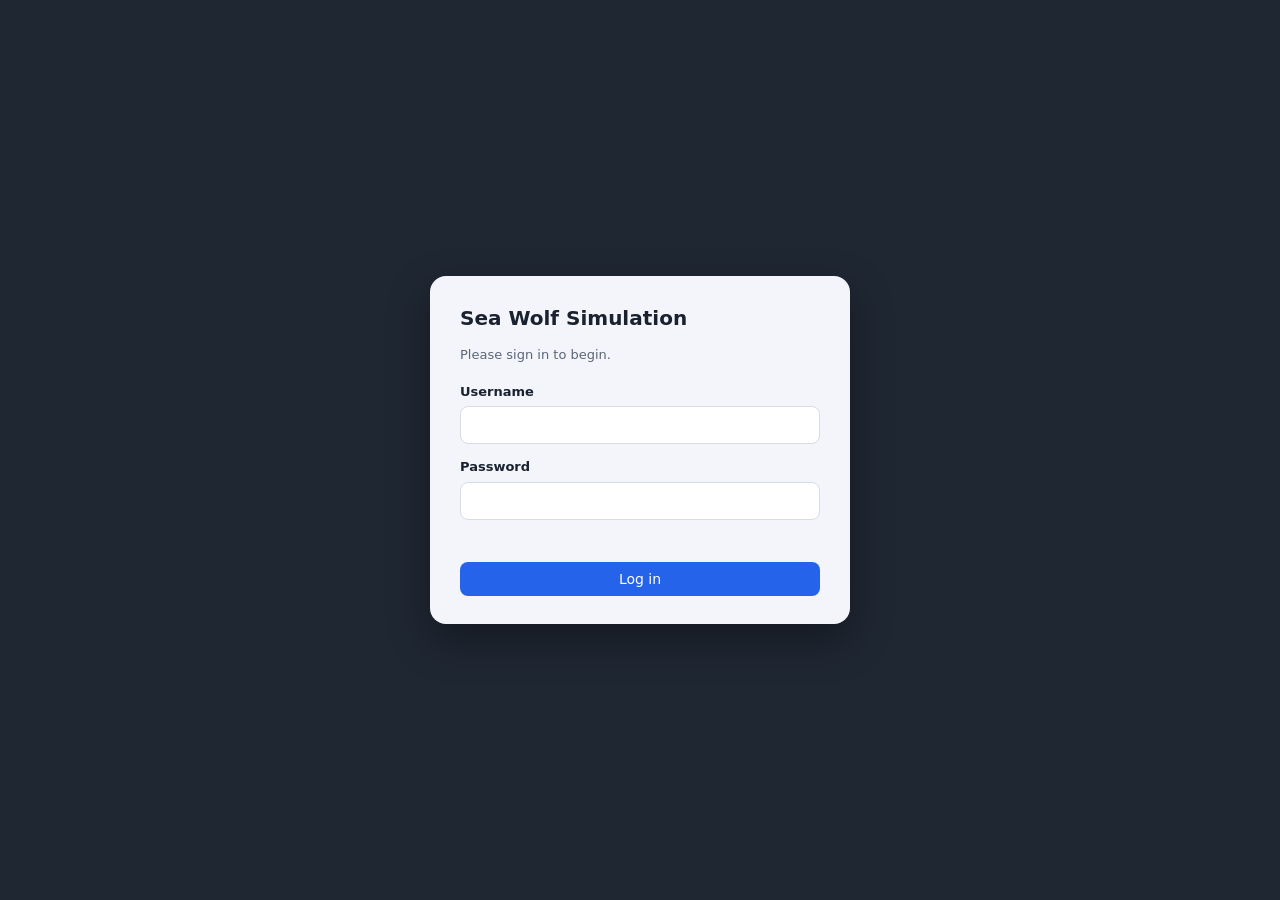
<file: index.html>
<!DOCTYPE html>
<html lang="en">
<head>
<meta charset="utf-8">
<meta name="viewport" content="width=device-width, initial-scale=1">
<title>Sea Wolf — Practice Simulation</title>

<!--
  index.html — the ONLY page in the simulation.

  Everything the candidate sees is drawn into <div id="app"> by js/app.js.
  There are no other pages, no page changes and no web address changes: the
  whole 30 minutes happens here. That is deliberate. The old version was
  thirteen separate pages that passed answers between themselves through the
  browser's storage, and that is what caused answers to be duplicated when
  somebody refreshed or pressed Back.

  The four files loaded below are the whole program:

    config.js       the login settings — the only file you normally edit
    js/marking.js   the rules of the game and all the marking
    js/app.js       the screens, the clock and the state
    css/app.css     how it all looks

  Nothing is loaded from anywhere else on the internet. Nothing is saved in
  the browser. If you close the tab, the run is gone — same as the real test.
-->

<link rel="stylesheet" href="css/app.css">
</head>
<body>

<div id="app"></div>

<!-- Shown only when the window is too small to play in. -->
<div id="too-small" class="too-small" hidden>
  <div>
    Please enlarge your browser window (minimum 1000 &times; 562) to use the simulation.
  </div>
</div>

<script src="config.js"></script>
<script src="js/marking.js"></script>
<script src="js/app.js"></script>
</body>
</html>
</file>
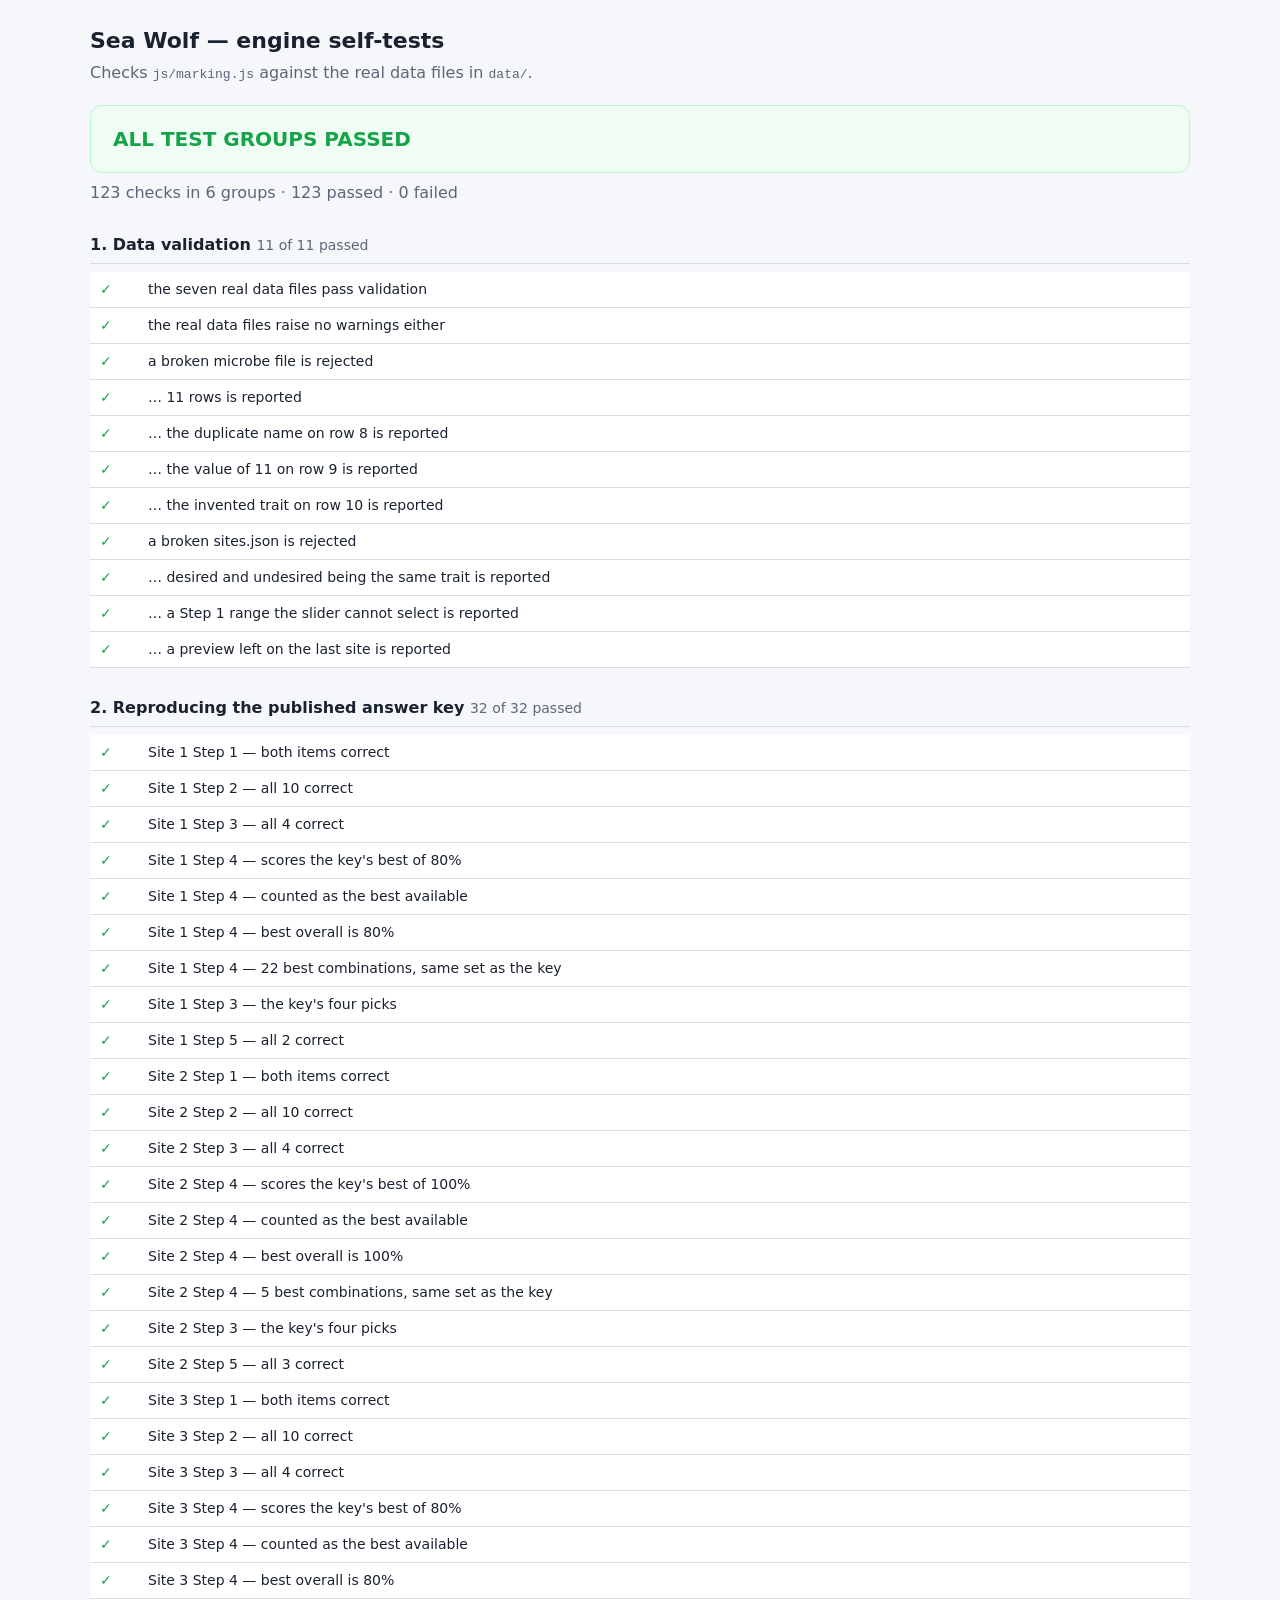
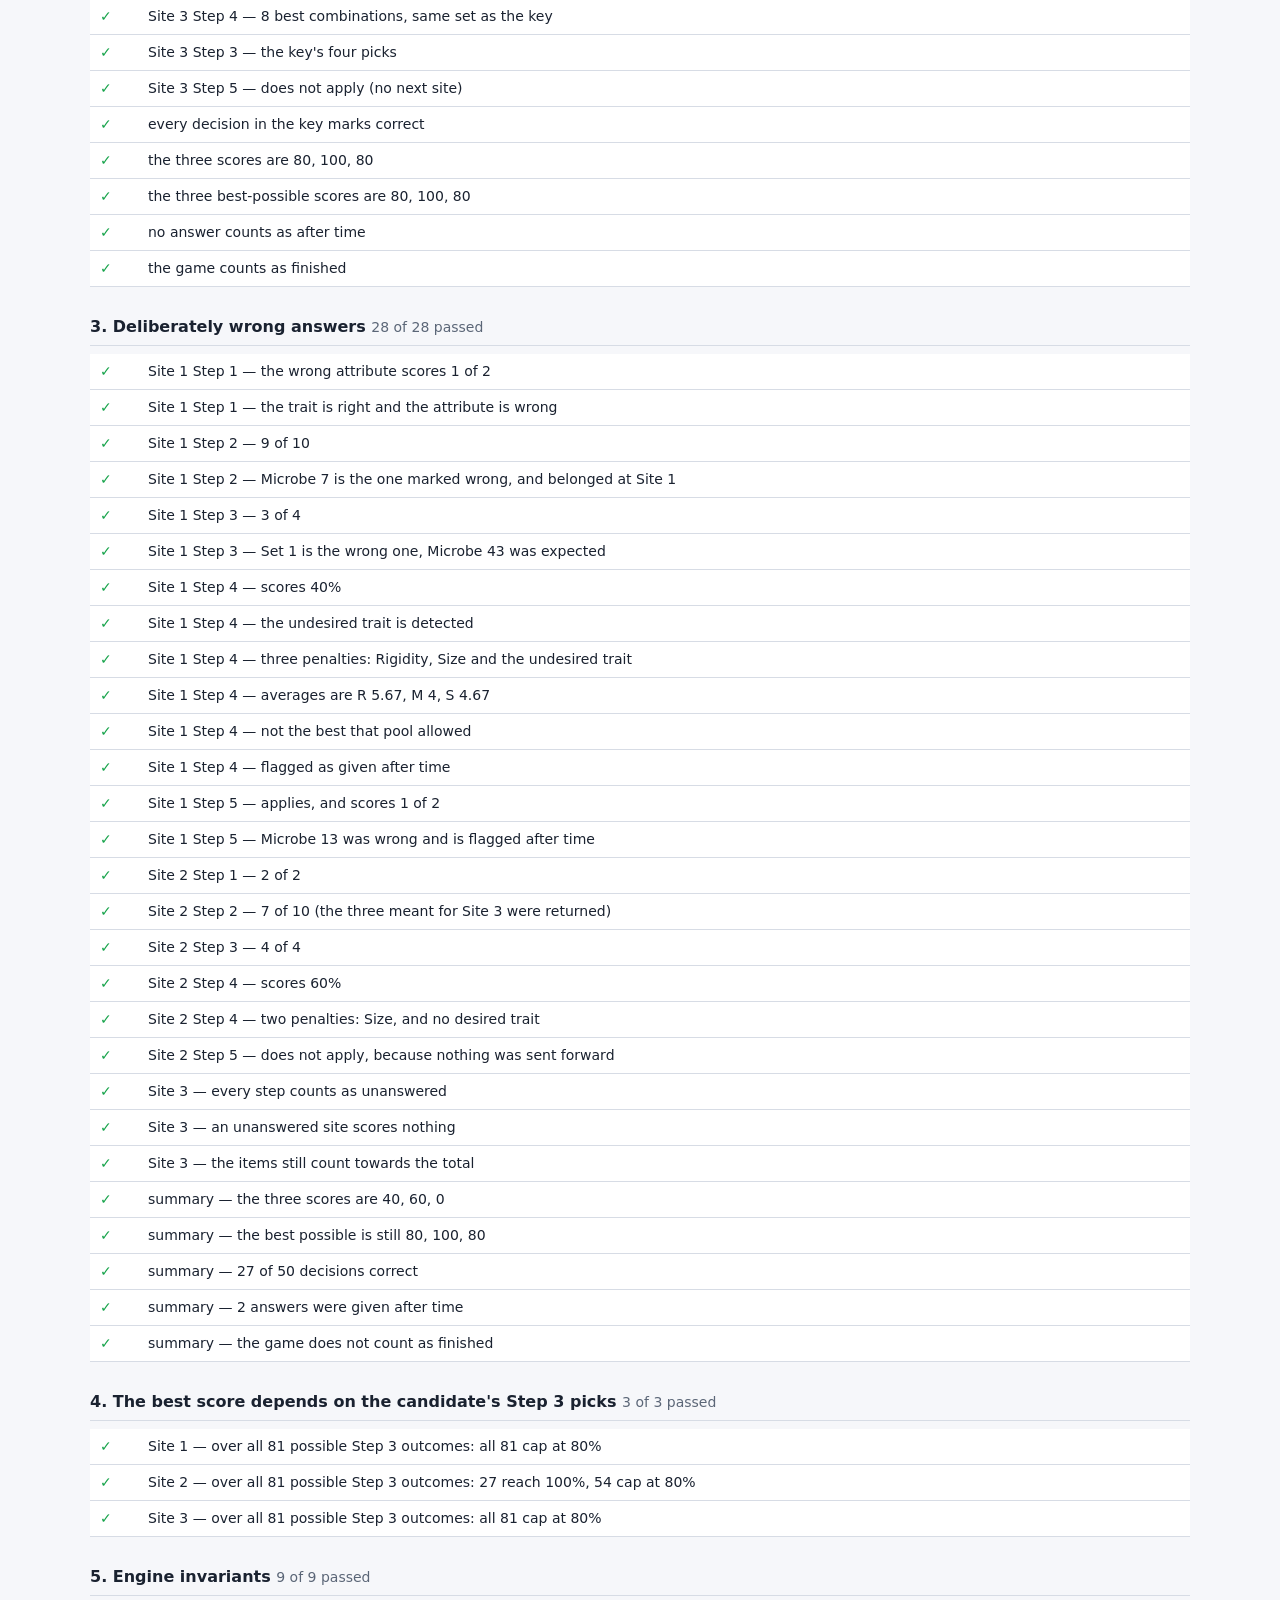
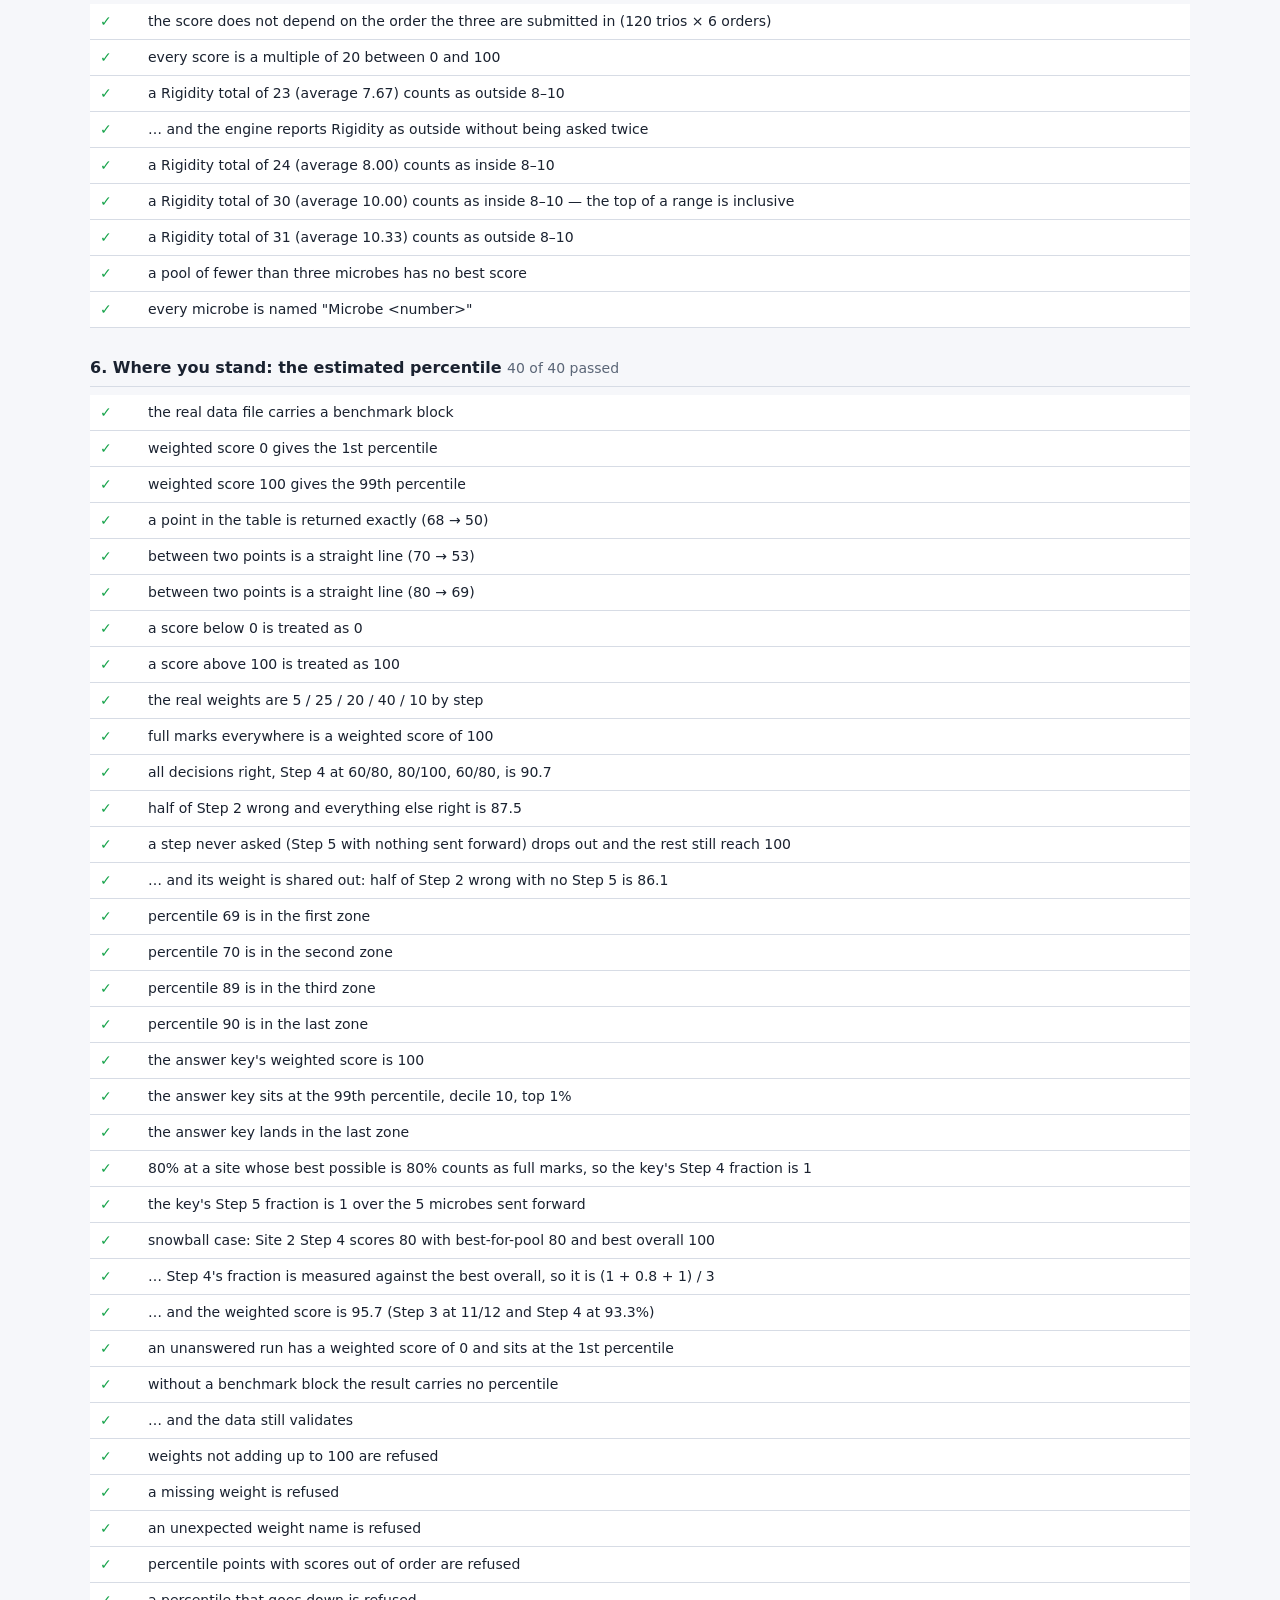
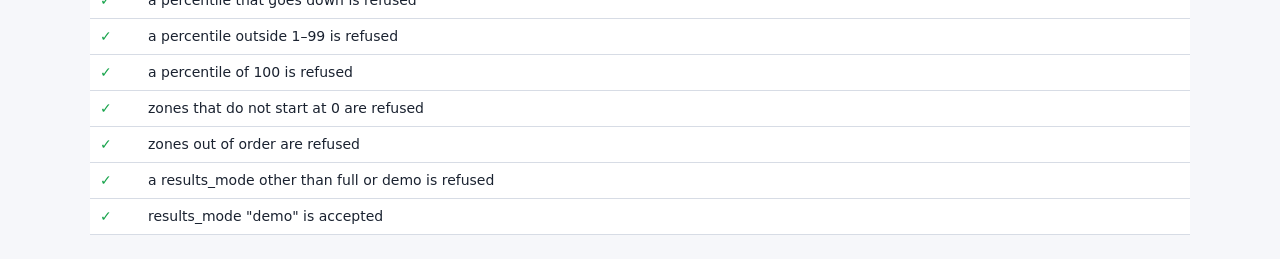
<file: tests.html>
<!DOCTYPE html>
<html lang="en">
<head>
<meta charset="utf-8">
<meta name="viewport" content="width=device-width, initial-scale=1">
<title>Sea Wolf — engine self-tests</title>

<!--
  tests.html — the page WK opens to check that the marking engine is correct.

  WHAT IT DOES
  ------------
  It loads the real data files and the real rules engine (js/marking.js) and
  runs five groups of checks against them. Every check is a row in the table
  below: green means it passed, red means it failed and shows what was
  expected next to what actually happened.

  HOW TO READ IT
  --------------
  Look at the big banner at the top. If it says ALL TEST GROUPS PASSED, the
  engine is behaving. If it says FAILED, the name of the failing group is in
  the banner and the red rows below say what went wrong.

  HOW TO OPEN IT
  --------------
  It has to be served by a web address, not opened as a file from your
  computer, because it loads the data files and browsers block that from a
  plain file. Two ways:
    * the simplest: put the folder on GitHub Pages and open
      https://<user>.github.io/<repo>/tests.html
    * on your own machine: open a terminal in this folder and run
        python -m http.server 8000
      then open http://localhost:8000/tests.html

  It needs nothing installed: no npm, no libraries, no internet.
-->

<style>
  :root {
    --ink: #1a2230;
    --muted: #5b6677;
    --line: #d7dce5;
    --pass: #16a34a;
    --fail: #dc2626;
    --pass-bg: #f0fdf4;
    --fail-bg: #fef2f2;
  }
  body {
    font-family: system-ui, -apple-system, "Segoe UI", Roboto, sans-serif;
    color: var(--ink);
    background: #f6f7fa;
    margin: 0;
    padding: 24px;
    line-height: 1.5;
  }
  .wrap { max-width: 1100px; margin: 0 auto; }
  h1 { font-size: 22px; margin: 0 0 4px; }
  .sub { color: var(--muted); margin: 0 0 20px; }
  #banner {
    padding: 18px 22px;
    border-radius: 12px;
    font-size: 20px;
    font-weight: 700;
    margin-bottom: 8px;
    border: 1px solid transparent;
  }
  #banner.pass { background: var(--pass-bg); color: var(--pass); border-color: #bbf7d0; }
  #banner.fail { background: var(--fail-bg); color: var(--fail); border-color: #fecaca; }
  #banner.busy { background: #fff; color: var(--muted); border-color: var(--line); }
  #tally { color: var(--muted); margin: 0 0 24px; }
  h2 {
    font-size: 16px;
    margin: 28px 0 8px;
    padding-bottom: 6px;
    border-bottom: 1px solid var(--line);
  }
  h2 .count { font-weight: 400; color: var(--muted); font-size: 14px; }
  table { border-collapse: collapse; width: 100%; background: #fff; }
  td { border-bottom: 1px solid var(--line); padding: 7px 10px; vertical-align: top; font-size: 14px; }
  tr.pass td.mark { color: var(--pass); font-weight: 700; width: 28px; }
  tr.fail { background: var(--fail-bg); }
  tr.fail td.mark { color: var(--fail); font-weight: 700; width: 28px; }
  .detail { color: var(--muted); font-size: 13px; white-space: pre-wrap;
            font-family: ui-monospace, "Cascadia Mono", Consolas, monospace; }
  .detail b { color: var(--ink); font-family: inherit; }
</style>
</head>
<body>
<div class="wrap">
  <h1>Sea Wolf — engine self-tests</h1>
  <p class="sub">Checks <code>js/marking.js</code> against the real data files in <code>data/</code>.</p>
  <div id="banner" class="busy">Running…</div>
  <p id="tally"></p>
  <div id="results"></div>
</div>

<script src="js/marking.js"></script>
<script>
"use strict";

/* ====================================================================
   The answer key, transcribed by hand from "SW 1 - Answer Key.docx".

   This is typed out rather than worked out, on purpose. The whole point
   of test group 2 is to check the engine against the published key, so
   the key must come from the document and not from the engine.
   ==================================================================== */
var m = function (n) { return "Microbe " + n; };

var KEY = {
  1: {
    step1: { trait: "Pressure Resistant", attribute: "Rigidity", range: [8, 10] },
    step2: { "Site 1": [7, 79, 11, 51, 98], "Site 2": [32, 13], "Return": [92, 41, 53] },
    step3: [43, 75, 48, 19],
    step4best: 80,
    step4combos: [
      [21,33,81],[21,33,43],[21,33,19],[21,88,43],[21,88,19],[21,43,75],[21,43,48],
      [21,43,19],[21,48,19],[33,9,43],[33,81,19],[33,88,43],[33,88,75],[33,88,48],
      [33,88,19],[33,43,75],[33,43,48],[33,43,19],[33,75,19],[9,43,75],[88,43,19],
      [43,48,19]
    ],
    step5: { "Site 2": [32], "Return": [13] }
  },
  2: {
    step1: { trait: "Aerobic", attribute: "Size", range: [1, 3] },
    step2: { "Site 2": [91, 30, 4, 58], "Site 3": [69, 42, 99], "Return": [2, 10, 72] },
    step3: [8, 15, 60, 44],
    step4best: 100,
    step4combos: [[20,46,8],[20,8,15],[20,8,44],[46,16,8],[16,8,15]],
    step5: { "Site 3": [69], "Return": [42, 99] }
  },
  3: {
    step1: { trait: "Heat Resistant", attribute: "Mobility", range: [8, 10] },
    step2: { "Site 3": [96, 80, 89, 39], "Return": [73, 27, 6, 47, 1, 66] },
    step3: [84, 37, 70, 86],
    step4best: 80,
    step4combos: [
      [36,97,34],[36,84,37],[36,84,70],[36,84,86],[36,37,70],[36,37,86],[36,70,86],
      [37,70,86]
    ],
    step5: null
  }
};

/* ====================================================================
   A very small test harness. No library — just a list of results.
   ==================================================================== */
var GROUPS = [];
var current = null;

function group(name) {
  current = { name: name, rows: [], failed: 0 };
  GROUPS.push(current);
}

/* Record one check. `expected` and `actual` are only shown when it fails. */
function check(label, passed, expected, actual) {
  if (!passed) current.failed++;
  current.rows.push({
    label: label,
    passed: !!passed,
    expected: expected,
    actual: actual
  });
}

/* Compare two things by value, not by identity. Object key order is
   ignored, because {a:1,b:2} and {b:2,a:1} are the same answer. */
function same(a, b) { return stable(a) === stable(b); }

function stable(v) {
  if (v === null || v === undefined) return String(v);
  if (Array.isArray(v)) return "[" + v.map(stable).join(",") + "]";
  if (typeof v === "object") {
    var keys = Object.keys(v).sort();
    return "{" + keys.map(function (k) { return k + ":" + stable(v[k]); }).join(",") + "}";
  }
  return JSON.stringify(v);
}

/* A group of three microbes, written so that order does not matter. */
function comboText(names) { return names.slice().sort().join(" + "); }
function comboSet(list) { return list.map(comboText).sort(); }

/* Does any error message contain this piece of text? */
function anyErrorContains(errors, needle) {
  for (var i = 0; i < errors.length; i++) {
    if (errors[i].text.indexOf(needle) !== -1) return true;
  }
  return false;
}

/* ====================================================================
   Load the data, then run everything.
   ==================================================================== */
function loadJSON(path) {
  return fetch(path, { cache: "no-store" }).then(function (response) {
    if (!response.ok) throw new Error(path + " could not be loaded (" + response.status + ")");
    return response.json();
  });
}

var SITES = null;
var FILES = {};

loadJSON("data/sites.json").then(function (sites) {
  SITES = sites;
  var names = [];
  sites.sites.forEach(function (s) {
    if (names.indexOf(s.step2File) === -1) names.push(s.step2File);
    if (names.indexOf(s.step34File) === -1) names.push(s.step34File);
  });
  return Promise.all(names.map(function (name) {
    return loadJSON("data/" + name).then(function (file) { FILES[name] = file; });
  }));
}).then(function () {
  runAllGroups();
  render();
}).catch(function (err) {
  document.getElementById("banner").className = "fail";
  document.getElementById("banner").textContent = "FAILED: could not load the data files — " + err.message;
});

/* ==================================================================== */
function runAllGroups() {
  group1DataValidation();
  group2AnswerKey();
  group3KnownWrong();
  group4PoolDependence();
  group5Invariants();
  group6Benchmark();
}

/* --------------------------------------------------------------------
   GROUP 1 — Data validation

   The seven real files must pass. A deliberately broken copy must be
   rejected, and rejected for the right reasons.
   -------------------------------------------------------------------- */
function group1DataValidation() {
  group("1. Data validation");

  var real = MARKING.validateData(SITES, FILES);
  check("the seven real data files pass validation", real.ok, "no errors",
    real.errors.map(function (e) { return e.text; }));
  check("the real data files raise no warnings either", real.warnings.length === 0,
    0, real.warnings.map(function (e) { return e.text; }));

  /* A broken Step 2 file: 11 rows, a duplicate name on row 8, a value of
     11 on row 9, and a trait that does not exist on row 10. */
  var brokenRows = [];
  for (var i = 1; i <= 7; i++) {
    brokenRows.push({ Name: "Microbe 10" + i, Rigidity: 5, Mobility: 5, Size: 5, Trait: "Aerobic" });
  }
  brokenRows.push({ Name: "Microbe 101", Rigidity: 5, Mobility: 5, Size: 5, Trait: "Aerobic" });   // row 8: duplicate
  brokenRows.push({ Name: "Microbe 109", Rigidity: 11, Mobility: 5, Size: 5, Trait: "Aerobic" });  // row 9: 11 is too big
  brokenRows.push({ Name: "Microbe 110", Rigidity: 5, Mobility: 5, Size: 5, Trait: "Slippery" });  // row 10: no such trait
  brokenRows.push({ Name: "Microbe 111", Rigidity: 5, Mobility: 5, Size: 5, Trait: "Aerobic" });   // row 11: one row too many

  var goodStep34Name = SITES.sites[0].step34File;
  var brokenSites = {
    timeLimitMinutes: 30,
    sliderSpan: 3,
    sites: [{
      id: 1, label: "Site 1",
      ranges: { Rigidity: [8, 10], Mobility: [4, 6], Size: [2, 4] },
      desired: "Pressure Resistant", undesired: "Aerobic",
      nextSitePreview: null,
      step1Expected: { trait: "Pressure Resistant", attribute: "Rigidity", range: [8, 10] },
      step2File: "broken-step-2.json",
      step34File: goodStep34Name
    }]
  };
  var brokenFiles = { "broken-step-2.json": { Sheet1: brokenRows } };
  brokenFiles[goodStep34Name] = FILES[goodStep34Name];

  var broken = MARKING.validateData(brokenSites, brokenFiles);
  var texts = broken.errors;
  check("a broken microbe file is rejected", broken.ok === false, "rejected", "accepted");
  check("… 11 rows is reported",
    anyErrorContains(texts, "exactly 10 rows, but has 11"),
    "an error saying \"exactly 10 rows, but has 11\"", texts.map(function (e) { return e.text; }));
  check("… the duplicate name on row 8 is reported",
    anyErrorContains(texts, "row 8: Name \"Microbe 101\" appears more than once"),
    "an error naming row 8 and the duplicate", texts.map(function (e) { return e.text; }));
  check("… the value of 11 on row 9 is reported",
    anyErrorContains(texts, "row 9: Rigidity must be a whole number from 1 to 10, but is 11"),
    "an error naming row 9 and the value 11", texts.map(function (e) { return e.text; }));
  check("… the invented trait on row 10 is reported",
    anyErrorContains(texts, "row 10: Trait \"Slippery\" is not one of"),
    "an error naming row 10 and the trait", texts.map(function (e) { return e.text; }));

  /* A broken sites.json: the same trait used as both desired and
     undesired, a Step 1 range that the slider could never select, and a
     next-site preview left on the last site. */
  var brokenSites2 = {
    timeLimitMinutes: 30,
    sliderSpan: 3,
    sites: [{
      id: 1, label: "Site 1",
      ranges: { Rigidity: [8, 10], Mobility: [4, 6], Size: [2, 4] },
      desired: "Aerobic", undesired: "Aerobic",
      nextSitePreview: { kind: "attribute", name: "Rigidity", range: [4, 6] },
      step1Expected: { trait: "Aerobic", attribute: "Rigidity", range: [8, 9] },
      step2File: SITES.sites[0].step2File,
      step34File: goodStep34Name
    }]
  };
  var files2 = {};
  files2[SITES.sites[0].step2File] = FILES[SITES.sites[0].step2File];
  files2[goodStep34Name] = FILES[goodStep34Name];
  var broken2 = MARKING.validateData(brokenSites2, files2);

  check("a broken sites.json is rejected", broken2.ok === false, "rejected", "accepted");
  check("… desired and undesired being the same trait is reported",
    anyErrorContains(broken2.errors, "desired and undesired trait are both"),
    "an error about desired == undesired", broken2.errors.map(function (e) { return e.text; }));
  check("… a Step 1 range the slider cannot select is reported",
    anyErrorContains(broken2.errors, "is 2 values wide, but sliderSpan is 3"),
    "an error about the range width", broken2.errors.map(function (e) { return e.text; }));
  check("… a preview left on the last site is reported",
    anyErrorContains(broken2.errors, "the last site must have nextSitePreview set to null"),
    "an error about the last site's preview", broken2.errors.map(function (e) { return e.text; }));
}

/* --------------------------------------------------------------------
   GROUP 2 — Reproducing the published answer key

   Play the key's own answers through the engine. Everything must mark
   correct, and the best-possible scores and combination lists must match
   the document exactly.
   -------------------------------------------------------------------- */

/* Build a complete set of answers straight from the transcribed key. */
function answersFromKey() {
  var answers = { startedAt: "2026-09-04T00:00:00Z", sites: {} };
  SITES.sites.forEach(function (site, index) {
    var K = KEY[site.id];
    var given = {};

    given.step1 = {
      items: [
        { trait: K.step1.trait },
        { attribute: K.step1.attribute, range: K.step1.range.slice() }
      ],
      secondsLeft: 1700
    };

    var step2 = {};
    Object.keys(K.step2).forEach(function (destination) {
      K.step2[destination].forEach(function (n) {
        step2[m(n)] = { choice: destination, secondsLeft: 1600 };
      });
    });
    given.step2 = step2;

    given.step3 = K.step3.map(function (n) {
      return { microbe: m(n), secondsLeft: 1500 };
    });

    /* Any of the key's listed combinations is a best answer; take the
       first one it prints. */
    given.step4 = { microbes: K.step4combos[0].map(m), secondsLeft: 1400 };

    if (K.step5) {
      var step5 = {};
      Object.keys(K.step5).forEach(function (destination) {
        K.step5[destination].forEach(function (n) {
          step5[m(n)] = { choice: destination, secondsLeft: 1300 };
        });
      });
      given.step5 = step5;
    }

    answers.sites[String(site.id)] = given;
  });
  return answers;
}

function group2AnswerKey() {
  group("2. Reproducing the published answer key");

  var result = MARKING.markGame(SITES, FILES, answersFromKey());
  var derived = MARKING.answerKey(SITES, FILES);

  SITES.sites.forEach(function (site, index) {
    var K = KEY[site.id];
    var got = result.sites[String(site.id)];
    var label = "Site " + site.id;

    check(label + " Step 1 — both items correct",
      got.step1.correct === 2 && got.step1.of === 2,
      "2 of 2", got.step1.correct + " of " + got.step1.of);
    check(label + " Step 2 — all 10 correct", got.step2.correct === 10 && got.step2.of === 10,
      "10 of 10", got.step2.correct + " of " + got.step2.of);
    check(label + " Step 3 — all 4 correct", got.step3.correct === 4 && got.step3.of === 4,
      "4 of 4", got.step3.correct + " of " + got.step3.of);
    check(label + " Step 4 — scores the key's best of " + K.step4best + "%",
      got.step4.score === K.step4best, K.step4best, got.step4.score);
    check(label + " Step 4 — counted as the best available",
      got.step4.optimal === true, true, got.step4.optimal);
    check(label + " Step 4 — best overall is " + K.step4best + "%",
      got.step4.bestOverall === K.step4best, K.step4best, got.step4.bestOverall);

    /* The engine's own list of best combinations, against the key's. */
    var keySide = comboSet(K.step4combos.map(function (c) { return c.map(m); }));
    var engineSide = comboSet(derived.sites[index].step4.combos);
    check(label + " Step 4 — " + K.step4combos.length + " best combinations, same set as the key",
      same(keySide, engineSide), keySide, engineSide);

    /* Step 3 picks, in set order. */
    var enginePicks = derived.sites[index].step3.map(function (s) { return s.expected[0]; });
    check(label + " Step 3 — the key's four picks",
      same(enginePicks, K.step3.map(m)), K.step3.map(m), enginePicks);

    if (K.step5 === null) {
      check(label + " Step 5 — does not apply (no next site)",
        got.step5.applicable === false, false, got.step5.applicable);
    } else {
      var of5 = 0;
      Object.keys(K.step5).forEach(function (d) { of5 += K.step5[d].length; });
      check(label + " Step 5 — all " + of5 + " correct",
        got.step5.correct === of5 && got.step5.of === of5,
        of5 + " of " + of5, got.step5.correct + " of " + got.step5.of);
    }
  });

  check("every decision in the key marks correct",
    result.summary.decisionsCorrect === result.summary.decisionsOf,
    "all correct", result.summary.decisionsCorrect + " of " + result.summary.decisionsOf);
  check("the three scores are 80, 100, 80",
    same(result.summary.step4Scores, [80, 100, 80]), [80, 100, 80], result.summary.step4Scores);
  check("the three best-possible scores are 80, 100, 80",
    same(result.summary.bestOverall, [80, 100, 80]), [80, 100, 80], result.summary.bestOverall);
  check("no answer counts as after time", result.summary.lateAnswers === 0, 0, result.summary.lateAnswers);
  check("the game counts as finished", result.summary.finished === true, true, result.summary.finished);
}

/* --------------------------------------------------------------------
   GROUP 3 — Deliberately wrong answers

   One hand-written run containing, on purpose: a Step 1 with the wrong
   attribute; a Step 2 microbe sent the wrong way; a Step 3 pick that is
   not the expected one; a Step 4 trio carrying the undesired trait; a
   Step 4 trio with none of the desired trait; a site where nothing was
   sent forward, so there is no Step 5; a whole site never attempted; and
   two answers given after the clock ran out.

   Every expected mark below was worked out by hand from the data first.
   -------------------------------------------------------------------- */
function wrongAnswers() {
  var at = function (choice, seconds) {
    return { choice: choice, secondsLeft: seconds === undefined ? 1000 : seconds };
  };
  return {
    startedAt: "2026-09-04T00:00:00Z",
    sites: {
      "1": {
        /* right trait, wrong attribute → 1 of 2 */
        step1: { items: [{ trait: "Pressure Resistant" },
                         { attribute: "Mobility", range: [4, 6] }], secondsLeft: 1700 },
        /* Microbe 7 sent back although it belonged at Site 1 → 9 of 10 */
        step2: {
          "Microbe 32": at("Site 2"), "Microbe 7": at("Return"), "Microbe 13": at("Site 2"),
          "Microbe 79": at("Site 1"), "Microbe 11": at("Site 1"), "Microbe 51": at("Site 1"),
          "Microbe 92": at("Return"), "Microbe 41": at("Return"), "Microbe 53": at("Return"),
          "Microbe 98": at("Site 1")
        },
        /* Set 1 answered with Microbe 14 instead of Microbe 43 → 3 of 4 */
        step3: [{ microbe: "Microbe 14", secondsLeft: 1600 },
                { microbe: "Microbe 75", secondsLeft: 1590 },
                { microbe: "Microbe 48", secondsLeft: 1580 },
                { microbe: "Microbe 19", secondsLeft: 1570 }],
        /* Microbe 9 is Aerobic, Site 1's undesired trait. Given after time. */
        step4: { microbes: ["Microbe 9", "Microbe 21", "Microbe 81"], secondsLeft: -10 },
        /* Microbe 13 kept when it should have been returned. Given after time. */
        step5: { "Microbe 32": at("Site 2"), "Microbe 13": at("Site 2", -5) }
      },
      "2": {
        step1: { items: [{ trait: "Aerobic" },
                         { attribute: "Size", range: [1, 3] }], secondsLeft: 1200 },
        /* nothing is sent forward at all, so Site 2 has no Step 5 */
        step2: {
          "Microbe 91": at("Site 2"), "Microbe 30": at("Site 2"), "Microbe 2": at("Return"),
          "Microbe 10": at("Return"), "Microbe 69": at("Return"), "Microbe 4": at("Site 2"),
          "Microbe 42": at("Return"), "Microbe 99": at("Return"), "Microbe 72": at("Return"),
          "Microbe 58": at("Site 2")
        },
        step3: [{ microbe: "Microbe 8", secondsLeft: 1100 },
                { microbe: "Microbe 15", secondsLeft: 1090 },
                { microbe: "Microbe 60", secondsLeft: 1080 },
                { microbe: "Microbe 44", secondsLeft: 1070 }],
        /* none of these three is Aerobic, Site 2's desired trait */
        step4: { microbes: ["Microbe 20", "Microbe 77", "Microbe 16"], secondsLeft: 1000 }
      },
      /* never attempted */
      "3": {}
    }
  };
}

function group3KnownWrong() {
  group("3. Deliberately wrong answers");

  var r = MARKING.markGame(SITES, FILES, wrongAnswers());
  var s1 = r.sites["1"], s2 = r.sites["2"], s3 = r.sites["3"];

  /* ---- Site 1 ---- */
  check("Site 1 Step 1 — the wrong attribute scores 1 of 2",
    s1.step1.correct === 1 && s1.step1.of === 2, "1 of 2", s1.step1.correct + " of " + s1.step1.of);
  check("Site 1 Step 1 — the trait is right and the attribute is wrong",
    same(s1.step1.items.map(function (i) { return i.correct; }), [true, false]),
    [true, false], s1.step1.items.map(function (i) { return i.correct; }));
  check("Site 1 Step 2 — 9 of 10",
    s1.step2.correct === 9 && s1.step2.of === 10, "9 of 10", s1.step2.correct + " of " + s1.step2.of);
  check("Site 1 Step 2 — Microbe 7 is the one marked wrong, and belonged at Site 1",
    same(s1.step2.items.filter(function (i) { return !i.correct; })
           .map(function (i) { return [i.microbe, i.candidate, i.expected]; }),
         [["Microbe 7", "Return", "Site 1"]]),
    [["Microbe 7", "Return", "Site 1"]],
    s1.step2.items.filter(function (i) { return !i.correct; })
      .map(function (i) { return [i.microbe, i.candidate, i.expected]; }));
  check("Site 1 Step 3 — 3 of 4",
    s1.step3.correct === 3 && s1.step3.of === 4, "3 of 4", s1.step3.correct + " of " + s1.step3.of);
  check("Site 1 Step 3 — Set 1 is the wrong one, Microbe 43 was expected",
    same(s1.step3.items.filter(function (i) { return !i.correct; })
           .map(function (i) { return [i.set, i.candidate, i.expected]; }),
         [["Set 1", "Microbe 14", ["Microbe 43"]]]),
    [["Set 1", "Microbe 14", ["Microbe 43"]]],
    s1.step3.items.filter(function (i) { return !i.correct; })
      .map(function (i) { return [i.set, i.candidate, i.expected]; }));
  check("Site 1 Step 4 — scores 40%",
    s1.step4.score === 40, 40, s1.step4.score);
  check("Site 1 Step 4 — the undesired trait is detected",
    s1.step4.penalties.indexOf("Microbe 9 carries Aerobic, the undesired trait (−20%)") !== -1,
    "a penalty naming Microbe 9 and Aerobic", s1.step4.penalties);
  check("Site 1 Step 4 — three penalties: Rigidity, Size and the undesired trait",
    same(s1.step4.penalties,
      ["Rigidity average 5.67 is outside 8–10 (−20%)",
       "Size average 4.67 is outside 2–4 (−20%)",
       "Microbe 9 carries Aerobic, the undesired trait (−20%)"]),
    ["Rigidity average 5.67 is outside 8–10 (−20%)",
     "Size average 4.67 is outside 2–4 (−20%)",
     "Microbe 9 carries Aerobic, the undesired trait (−20%)"], s1.step4.penalties);
  check("Site 1 Step 4 — averages are R 5.67, M 4, S 4.67",
    same(s1.step4.averages, { Rigidity: 5.67, Mobility: 4, Size: 4.67 }),
    { Rigidity: 5.67, Mobility: 4, Size: 4.67 }, s1.step4.averages);
  check("Site 1 Step 4 — not the best that pool allowed",
    s1.step4.optimal === false && s1.step4.bestForYourPool === 80,
    "optimal false, best for pool 80", s1.step4.optimal + ", " + s1.step4.bestForYourPool);
  check("Site 1 Step 4 — flagged as given after time",
    s1.step4.late === true, true, s1.step4.late);
  check("Site 1 Step 5 — applies, and scores 1 of 2",
    s1.step5.applicable === true && s1.step5.correct === 1 && s1.step5.of === 2,
    "applies, 1 of 2", s1.step5.applicable + ", " + s1.step5.correct + " of " + s1.step5.of);
  check("Site 1 Step 5 — Microbe 13 was wrong and is flagged after time",
    same(s1.step5.items.filter(function (i) { return !i.correct; })
           .map(function (i) { return [i.microbe, i.candidate, i.expected, i.late]; }),
         [["Microbe 13", "Site 2", "Return", true]]),
    [["Microbe 13", "Site 2", "Return", true]],
    s1.step5.items.filter(function (i) { return !i.correct; })
      .map(function (i) { return [i.microbe, i.candidate, i.expected, i.late]; }));

  /* ---- Site 2 ---- */
  check("Site 2 Step 1 — 2 of 2", s2.step1.correct === 2, "2 of 2",
    s2.step1.correct + " of " + s2.step1.of);
  check("Site 2 Step 2 — 7 of 10 (the three meant for Site 3 were returned)",
    s2.step2.correct === 7 && s2.step2.of === 10, "7 of 10",
    s2.step2.correct + " of " + s2.step2.of);
  check("Site 2 Step 3 — 4 of 4", s2.step3.correct === 4, "4 of 4",
    s2.step3.correct + " of " + s2.step3.of);
  check("Site 2 Step 4 — scores 60%", s2.step4.score === 60, 60, s2.step4.score);
  check("Site 2 Step 4 — two penalties: Size, and no desired trait",
    same(s2.step4.penalties,
      ["Size average 4.00 is outside 1–2 (−20%)",
       "None of the three carries Aerobic, the desired trait (−20%)"]),
    ["Size average 4.00 is outside 1–2 (−20%)",
     "None of the three carries Aerobic, the desired trait (−20%)"], s2.step4.penalties);
  check("Site 2 Step 5 — does not apply, because nothing was sent forward",
    s2.step5.applicable === false, false, s2.step5.applicable);

  /* ---- Site 3 ---- */
  check("Site 3 — every step counts as unanswered",
    s3.step1.answered === false && s3.step2.answered === false &&
    s3.step3.answered === false && s3.step4.answered === false,
    "all four unanswered",
    [s3.step1.answered, s3.step2.answered, s3.step3.answered, s3.step4.answered]);
  check("Site 3 — an unanswered site scores nothing",
    s3.step1.correct === 0 && s3.step2.correct === 0 &&
    s3.step3.correct === 0 && s3.step4.score === 0,
    "0 everywhere",
    [s3.step1.correct, s3.step2.correct, s3.step3.correct, s3.step4.score]);
  check("Site 3 — the items still count towards the total",
    s3.step1.of === 2 && s3.step2.of === 10 && s3.step3.of === 4,
    "2, 10 and 4", [s3.step1.of, s3.step2.of, s3.step3.of]);

  /* ---- summary ---- */
  check("summary — the three scores are 40, 60, 0",
    same(r.summary.step4Scores, [40, 60, 0]), [40, 60, 0], r.summary.step4Scores);
  check("summary — the best possible is still 80, 100, 80",
    same(r.summary.bestOverall, [80, 100, 80]), [80, 100, 80], r.summary.bestOverall);
  check("summary — 27 of 50 decisions correct",
    r.summary.decisionsCorrect === 27 && r.summary.decisionsOf === 50,
    "27 of 50", r.summary.decisionsCorrect + " of " + r.summary.decisionsOf);
  check("summary — 2 answers were given after time",
    r.summary.lateAnswers === 2, 2, r.summary.lateAnswers);
  check("summary — the game does not count as finished",
    r.summary.finished === false, false, r.summary.finished);
}

/* --------------------------------------------------------------------
   GROUP 4 — The best score depends on the candidate's own picks

   This is the reason marking has to be a rules engine rather than a
   lookup of the answer key. At Site 2 only some Step 3 choices leave
   100% reachable; the rest cap at 80%.
   -------------------------------------------------------------------- */
function group4PoolDependence() {
  group("4. The best score depends on the candidate's Step 3 picks");

  SITES.sites.forEach(function (site) {
    var rows = MARKING.rowsOf(FILES[site.step34File]);
    var groups = MARKING.groupByCategory(rows);
    var existing = groups[MARKING.EXISTING];
    var sets = MARKING.SET_NAMES.map(function (n) { return groups[n]; });

    var tally = {};
    sets[0].forEach(function (a) {
      sets[1].forEach(function (b) {
        sets[2].forEach(function (c) {
          sets[3].forEach(function (d) {
            var best = MARKING.bestStep4(site, existing.concat([a, b, c, d])).best;
            tally[best] = (tally[best] || 0) + 1;
          });
        });
      });
    });

    var expected = site.id === 2 ? { 80: 54, 100: 27 } : { 80: 81 };
    check("Site " + site.id + " — over all 81 possible Step 3 outcomes: " +
          (site.id === 2 ? "27 reach 100%, 54 cap at 80%" : "all 81 cap at 80%"),
      same(tally, expected), expected, tally);
  });
}

/* --------------------------------------------------------------------
   GROUP 5 — Things that must always be true of the engine
   -------------------------------------------------------------------- */
function group5Invariants() {
  group("5. Engine invariants");

  var site1 = SITES.sites[0];
  var rows = MARKING.rowsOf(FILES[site1.step34File]);

  /* The order the three microbes are submitted in must not change the
     score. Checked over every trio from a 10-microbe pool. */
  var groups = MARKING.groupByCategory(rows);
  var pool = groups[MARKING.EXISTING].concat(
    MARKING.SET_NAMES.map(function (n) { return groups[n][0]; }));
  var asymmetric = 0;
  var offScale = 0;
  var combosChecked = 0;
  for (var a = 0; a < pool.length - 2; a++) {
    for (var b = a + 1; b < pool.length - 1; b++) {
      for (var c = b + 1; c < pool.length; c++) {
        var base = MARKING.scoreStep4(site1, [pool[a], pool[b], pool[c]]).score;
        var orders = [[a, c, b], [b, a, c], [b, c, a], [c, a, b], [c, b, a]];
        for (var o = 0; o < orders.length; o++) {
          var t = orders[o];
          if (MARKING.scoreStep4(site1, [pool[t[0]], pool[t[1]], pool[t[2]]]).score !== base) {
            asymmetric++;
          }
        }
        if (base % 20 !== 0 || base < 0 || base > 100) offScale++;
        combosChecked++;
      }
    }
  }
  check("the score does not depend on the order the three are submitted in (" +
        combosChecked + " trios × 6 orders)",
    asymmetric === 0, 0, asymmetric);
  check("every score is a multiple of 20 between 0 and 100",
    offScale === 0, 0, offScale);

  /* Averages must be judged in whole numbers. A total of 23 across three
     microbes is 7.666…, which must count as OUTSIDE a range of 8–10 even
     though it rounds to 7.67 and someone might round it again to 8. */
  var fakeSite = {
    id: 1, label: "Site 1",
    ranges: { Rigidity: [8, 10], Mobility: [1, 10], Size: [1, 10] },
    desired: "Pressure Resistant", undesired: "Aerobic"
  };
  var mk = function (name, r) {
    return { Name: name, Rigidity: r, Mobility: 5, Size: 5, Trait: "Pressure Resistant" };
  };
  var sum23 = MARKING.scoreStep4(fakeSite, [mk("a", 8), mk("b", 8), mk("c", 7)]);
  check("a Rigidity total of 23 (average 7.67) counts as outside 8–10",
    sum23.score === 80 && sum23.penalties.length === 1, "80% with one penalty",
    sum23.score + "% with " + sum23.penalties.length + " penalt(y/ies)");
  /* The engine says in-or-out directly, so the results screen never has to
     work it out from the wording of a penalty message. */
  check("… and the engine reports Rigidity as outside without being asked twice",
    sum23.withinRange.Rigidity === false && sum23.withinRange.Mobility === true,
    "{Rigidity:false, Mobility:true}", JSON.stringify(sum23.withinRange));
  var sum24 = MARKING.scoreStep4(fakeSite, [mk("a", 8), mk("b", 8), mk("c", 8)]);
  check("a Rigidity total of 24 (average 8.00) counts as inside 8–10",
    sum24.score === 100 && sum24.penalties.length === 0, "100% with no penalty",
    sum24.score + "% with " + sum24.penalties.length + " penalt(y/ies)");
  var sum30 = MARKING.scoreStep4(fakeSite, [mk("a", 10), mk("b", 10), mk("c", 10)]);
  check("a Rigidity total of 30 (average 10.00) counts as inside 8–10 — the top of a range is inclusive",
    sum30.score === 100, 100, sum30.score);
  var sum31 = MARKING.scoreStep4(fakeSite, [mk("a", 10), mk("b", 10), mk("c", 11)]);
  check("a Rigidity total of 31 (average 10.33) counts as outside 8–10",
    sum31.score === 80, 80, sum31.score);

  /* A pool too small to choose three from has no best score at all,
     rather than a made-up one. */
  check("a pool of fewer than three microbes has no best score",
    MARKING.bestStep4(site1, [pool[0], pool[1]]).best === null,
    null, MARKING.bestStep4(site1, [pool[0], pool[1]]).best);

  /* Every microbe in the real files has an image name the app can ask
     for; this only checks the names are well formed, not that the files
     exist, which the app handles with a placeholder. */
  var badNames = [];
  Object.keys(FILES).forEach(function (name) {
    MARKING.rowsOf(FILES[name]).forEach(function (row) {
      if (!/^Microbe \d+$/.test(MARKING.microbeName(row))) badNames.push(name + ": " + MARKING.microbeName(row));
    });
  });
  check("every microbe is named \"Microbe <number>\"", badNames.length === 0, 0, badNames);
}

/* ====================================================================
   6. The "Where you stand" percentile (D48)

   The percentile is estimated from the weighted score by the table in
   data/sites.json. These checks pin down the arithmetic and every refusal
   in the validation, so a mistaken edit to the table is caught here.
   ==================================================================== */
function group6Benchmark() {
  group("6. Where you stand: the estimated percentile");

  var B = SITES.benchmark;
  check("the real data file carries a benchmark block", !!B, "present", B);
  if (!B) return;

  /* the arithmetic of the lookup */
  check("weighted score 0 gives the 1st percentile", MARKING.percentile(0, B) === 1, 1, MARKING.percentile(0, B));
  check("weighted score 100 gives the 99th percentile", MARKING.percentile(100, B) === 99, 99, MARKING.percentile(100, B));
  check("a point in the table is returned exactly (68 → 50)", MARKING.percentile(68, B) === 50, 50, MARKING.percentile(68, B));
  check("between two points is a straight line (70 → 53)", MARKING.percentile(70, B) === 53, 53, MARKING.percentile(70, B));
  check("between two points is a straight line (80 → 69)", MARKING.percentile(80, B) === 69, 69, MARKING.percentile(80, B));
  check("a score below 0 is treated as 0", MARKING.percentile(-5, B) === 1, 1, MARKING.percentile(-5, B));
  check("a score above 100 is treated as 100", MARKING.percentile(140, B) === 99, 99, MARKING.percentile(140, B));

  /* the weighted score (D58: one weight per step, 5 / 25 / 20 / 40 / 10) */
  var W = { step1: 5, step2: 25, step3: 20, step4: 40, step5: 10 };
  check("the real weights are 5 / 25 / 20 / 40 / 10 by step", JSON.stringify(B.phase_weights) === JSON.stringify(W), W, B.phase_weights);
  var w = MARKING.weightedScore({ step1: 1, step2: 1, step3: 1, step4: 1, step5: 1 }, W);
  check("full marks everywhere is a weighted score of 100", w === 100, 100, w);
  var w2 = MARKING.weightedScore({ step1: 1, step2: 1, step3: 1, step4: (0.75 + 0.8 + 0.75) / 3, step5: 1 }, W);
  check("all decisions right, Step 4 at 60/80, 80/100, 60/80, is 90.7", w2 === 90.7, 90.7, w2);
  var w3 = MARKING.weightedScore({ step1: 1, step2: 0.5, step3: 1, step4: 1, step5: 1 }, W);
  check("half of Step 2 wrong and everything else right is 87.5", w3 === 87.5, 87.5, w3);
  var w4 = MARKING.weightedScore({ step1: 1, step2: 1, step3: 1, step4: 1, step5: null }, W);
  check("a step never asked (Step 5 with nothing sent forward) drops out and the rest still reach 100", w4 === 100, 100, w4);
  var w5 = MARKING.weightedScore({ step1: 1, step2: 0.5, step3: 1, step4: 1, step5: null }, W);
  check("… and its weight is shared out: half of Step 2 wrong with no Step 5 is 86.1", w5 === 86.1, 86.1, w5);

  /* zones, at the boundaries */
  check("percentile 69 is in the first zone", MARKING.zoneFor(69, B).label === B.zones[0].label, B.zones[0].label, MARKING.zoneFor(69, B).label);
  check("percentile 70 is in the second zone", MARKING.zoneFor(70, B).label === B.zones[1].label, B.zones[1].label, MARKING.zoneFor(70, B).label);
  check("percentile 89 is in the third zone", MARKING.zoneFor(89, B).label === B.zones[2].label, B.zones[2].label, MARKING.zoneFor(89, B).label);
  check("percentile 90 is in the last zone", MARKING.zoneFor(90, B).label === B.zones[3].label, B.zones[3].label, MARKING.zoneFor(90, B).label);

  /* the whole thing, on the answer key: every answer right */
  var result = MARKING.markGame(SITES, FILES, answersFromKey());
  check("the answer key's weighted score is 100", result.benchmark && result.benchmark.weighted === 100, 100, result.benchmark && result.benchmark.weighted);
  check("the answer key sits at the 99th percentile, decile 10, top 1%",
    result.benchmark && result.benchmark.percentile === 99 && result.benchmark.decile === 10 && result.benchmark.topShare === 1,
    "99 / 10 / 1", result.benchmark && [result.benchmark.percentile, result.benchmark.decile, result.benchmark.topShare]);
  check("the answer key lands in the last zone", result.benchmark && result.benchmark.zone.label === B.zones[B.zones.length - 1].label,
    B.zones[B.zones.length - 1].label, result.benchmark && result.benchmark.zone.label);
  check("80% at a site whose best possible is 80% counts as full marks, so the key's Step 4 fraction is 1",
    result.benchmark && result.benchmark.fractions.step4 === 1, 1, result.benchmark && result.benchmark.fractions.step4);
  check("the key's Step 5 fraction is 1 over the 5 microbes sent forward",
    result.benchmark && result.benchmark.fractions.step5 === 1, 1, result.benchmark && result.benchmark.fractions.step5);

  /* a wrong Step 3 pick caps Step 4 and is counted there too — the accepted
     snowball (D59): Site 2 pick Microbe 25 instead of 8, then the best trio
     reachable from that pool (80 of a possible 100) */
  var snow = answersFromKey();
  snow.sites["2"].step3[0].microbe = "Microbe 25";
  snow.sites["2"].step4.microbes = ["Microbe 20", "Microbe 46", "Microbe 15"];
  var rs = MARKING.markGame(SITES, FILES, snow);
  check("snowball case: Site 2 Step 4 scores 80 with best-for-pool 80 and best overall 100",
    rs.sites["2"].step4.score === 80 && rs.sites["2"].step4.bestForYourPool === 80 && rs.sites["2"].step4.bestOverall === 100,
    "80 / 80 / 100", [rs.sites["2"].step4.score, rs.sites["2"].step4.bestForYourPool, rs.sites["2"].step4.bestOverall]);
  check("… Step 4's fraction is measured against the best overall, so it is (1 + 0.8 + 1) / 3",
    rs.benchmark && Math.abs(rs.benchmark.fractions.step4 - (2.8 / 3)) < 1e-9, 2.8 / 3, rs.benchmark && rs.benchmark.fractions.step4);
  check("… and the weighted score is 95.7 (Step 3 at 11/12 and Step 4 at 93.3%)",
    rs.benchmark && rs.benchmark.weighted === 95.7, 95.7, rs.benchmark && rs.benchmark.weighted);

  /* an empty run: nothing answered */
  var empty = MARKING.markGame(SITES, FILES, { sites: {} });
  check("an unanswered run has a weighted score of 0 and sits at the 1st percentile",
    empty.benchmark && empty.benchmark.weighted === 0 && empty.benchmark.percentile === 1,
    "0 and 1", empty.benchmark && [empty.benchmark.weighted, empty.benchmark.percentile]);

  /* no block, no percentile */
  var noBlock = JSON.parse(JSON.stringify(SITES)); delete noBlock.benchmark;
  var r0 = MARKING.markGame(noBlock, FILES, answersFromKey());
  check("without a benchmark block the result carries no percentile", r0.benchmark === null, null, r0.benchmark);
  check("… and the data still validates", MARKING.validateData(noBlock, FILES).ok, true, MARKING.validateData(noBlock, FILES).errors);

  /* every refusal, in plain English */
  function broken(edit) {
    var copy = JSON.parse(JSON.stringify(SITES));
    edit(copy);
    var v = MARKING.validateData(copy, FILES);
    return { ok: v.ok, texts: v.errors.map(function (e) { return e.text; }).join(" | ") };
  }
  var r;
  r = broken(function (c) { c.benchmark.phase_weights.step4 = 45; });
  check("weights not adding up to 100 are refused", !r.ok && /add up to 100/.test(r.texts), "…must add up to 100…", r.texts);
  r = broken(function (c) { delete c.benchmark.phase_weights.step5; });
  check("a missing weight is refused", !r.ok && /step5/.test(r.texts), "…phase_weights.step5…", r.texts);
  r = broken(function (c) { c.benchmark.phase_weights.decisions = 0; });
  check("an unexpected weight name is refused", !r.ok && /unexpected entry/.test(r.texts), "…unexpected entry…", r.texts);
  r = broken(function (c) { c.benchmark.percentiles[3] = [30, 12]; });
  check("percentile points with scores out of order are refused", !r.ok && /scores must increase/.test(r.texts), "…scores must increase…", r.texts);
  r = broken(function (c) { c.benchmark.percentiles[5][1] = 3; });
  check("a percentile that goes down is refused", !r.ok && /never decrease/.test(r.texts), "…must never decrease…", r.texts);
  r = broken(function (c) { c.benchmark.percentiles[0][1] = 0; });
  check("a percentile outside 1–99 is refused", !r.ok && /not between 1 and 99/.test(r.texts), "…not between 1 and 99…", r.texts);
  r = broken(function (c) { c.benchmark.percentiles[c.benchmark.percentiles.length - 1][1] = 100; });
  check("a percentile of 100 is refused", !r.ok && /not between 1 and 99/.test(r.texts), "…not between 1 and 99…", r.texts);
  r = broken(function (c) { c.benchmark.zones[0].from = 5; });
  check("zones that do not start at 0 are refused", !r.ok && /first zone must start from 0/.test(r.texts), "…first zone must start from 0…", r.texts);
  r = broken(function (c) { c.benchmark.zones[2].from = 60; });
  check("zones out of order are refused", !r.ok && /not after the zone before it/.test(r.texts), "…not after the zone before it…", r.texts);
  r = broken(function (c) { c.results_mode = "trial"; });
  check("a results_mode other than full or demo is refused", !r.ok && /results_mode/.test(r.texts), "…results_mode must be…", r.texts);
  r = broken(function (c) { c.results_mode = "demo"; });
  check("results_mode \"demo\" is accepted", r.ok, true, r.texts);
}

/* ====================================================================
   Draw the results.
   ==================================================================== */
function render() {
  var totalFailed = 0, totalChecks = 0, firstFailedGroup = null;
  var html = "";

  GROUPS.forEach(function (g) {
    totalFailed += g.failed;
    totalChecks += g.rows.length;
    if (g.failed > 0 && firstFailedGroup === null) firstFailedGroup = g.name;

    html += "<h2>" + escapeHTML(g.name) +
            " <span class=\"count\">" + (g.rows.length - g.failed) + " of " + g.rows.length + " passed</span></h2>";
    html += "<table><tbody>";
    g.rows.forEach(function (row) {
      html += "<tr class=\"" + (row.passed ? "pass" : "fail") + "\">";
      html += "<td class=\"mark\">" + (row.passed ? "✓" : "✗") + "</td>";
      html += "<td>" + escapeHTML(row.label);
      if (!row.passed) {
        html += "<div class=\"detail\"><b>expected:</b> " + escapeHTML(stable(row.expected)) +
                "\n<b>actual:  </b> " + escapeHTML(stable(row.actual)) + "</div>";
      }
      html += "</td></tr>";
    });
    html += "</tbody></table>";
  });

  document.getElementById("results").innerHTML = html;

  var banner = document.getElementById("banner");
  if (totalFailed === 0) {
    banner.className = "pass";
    banner.textContent = "ALL TEST GROUPS PASSED";
  } else {
    banner.className = "fail";
    banner.textContent = "FAILED: " + firstFailedGroup;
  }
  document.getElementById("tally").textContent =
    totalChecks + " checks in " + GROUPS.length + " groups · " +
    (totalChecks - totalFailed) + " passed · " + totalFailed + " failed";

  /* Left here so that an automated check can read the outcome without
     having to read the page. Nothing in the product uses it. */
  window.TEST_SUMMARY = {
    passed: totalFailed === 0,
    totalChecks: totalChecks,
    totalFailed: totalFailed,
    groups: GROUPS.map(function (g) {
      return {
        name: g.name, failed: g.failed, checks: g.rows.length,
        failures: g.rows.filter(function (r) { return !r.passed; }).map(function (r) {
          return { label: r.label, expected: stable(r.expected), actual: stable(r.actual) };
        })
      };
    })
  };
  window.TESTS_DONE = true;
}

function escapeHTML(s) {
  return String(s).replace(/&/g, "&amp;").replace(/</g, "&lt;").replace(/>/g, "&gt;");
}
</script>
</body>
</html>
</file>
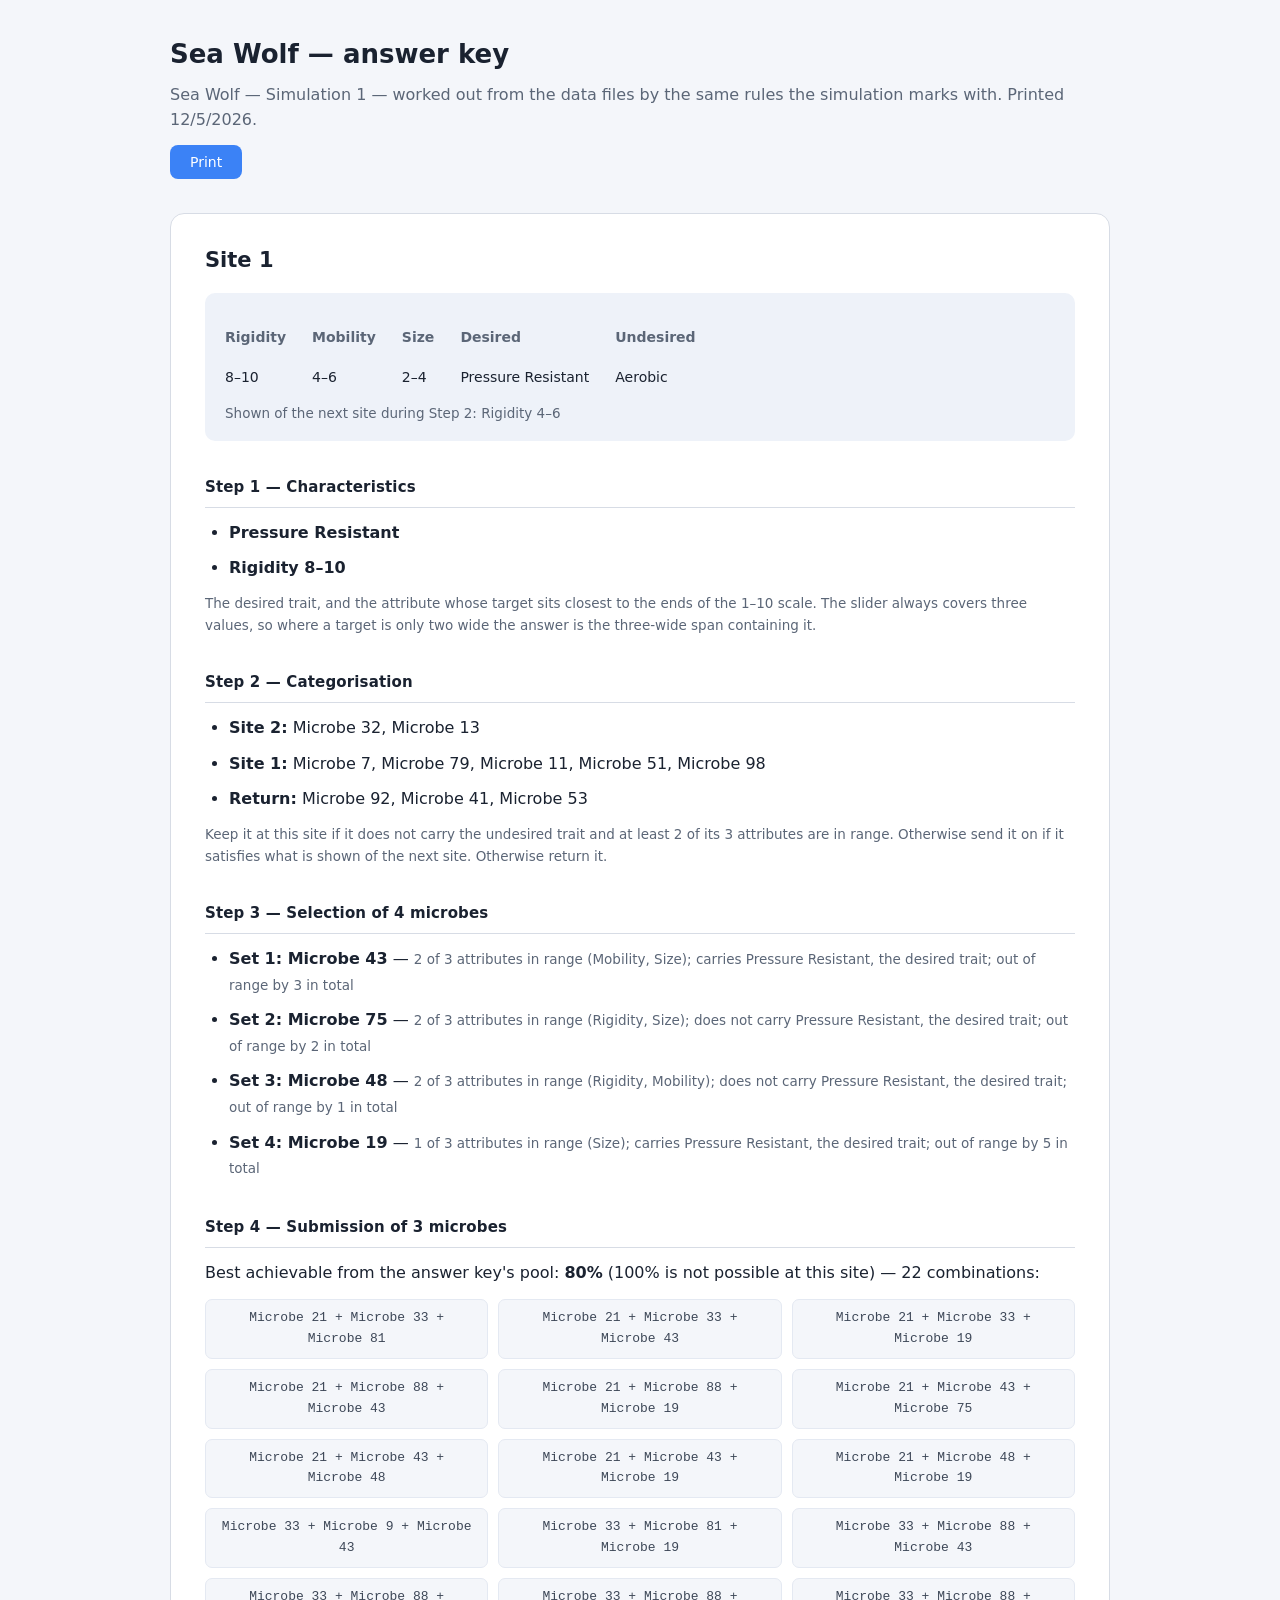
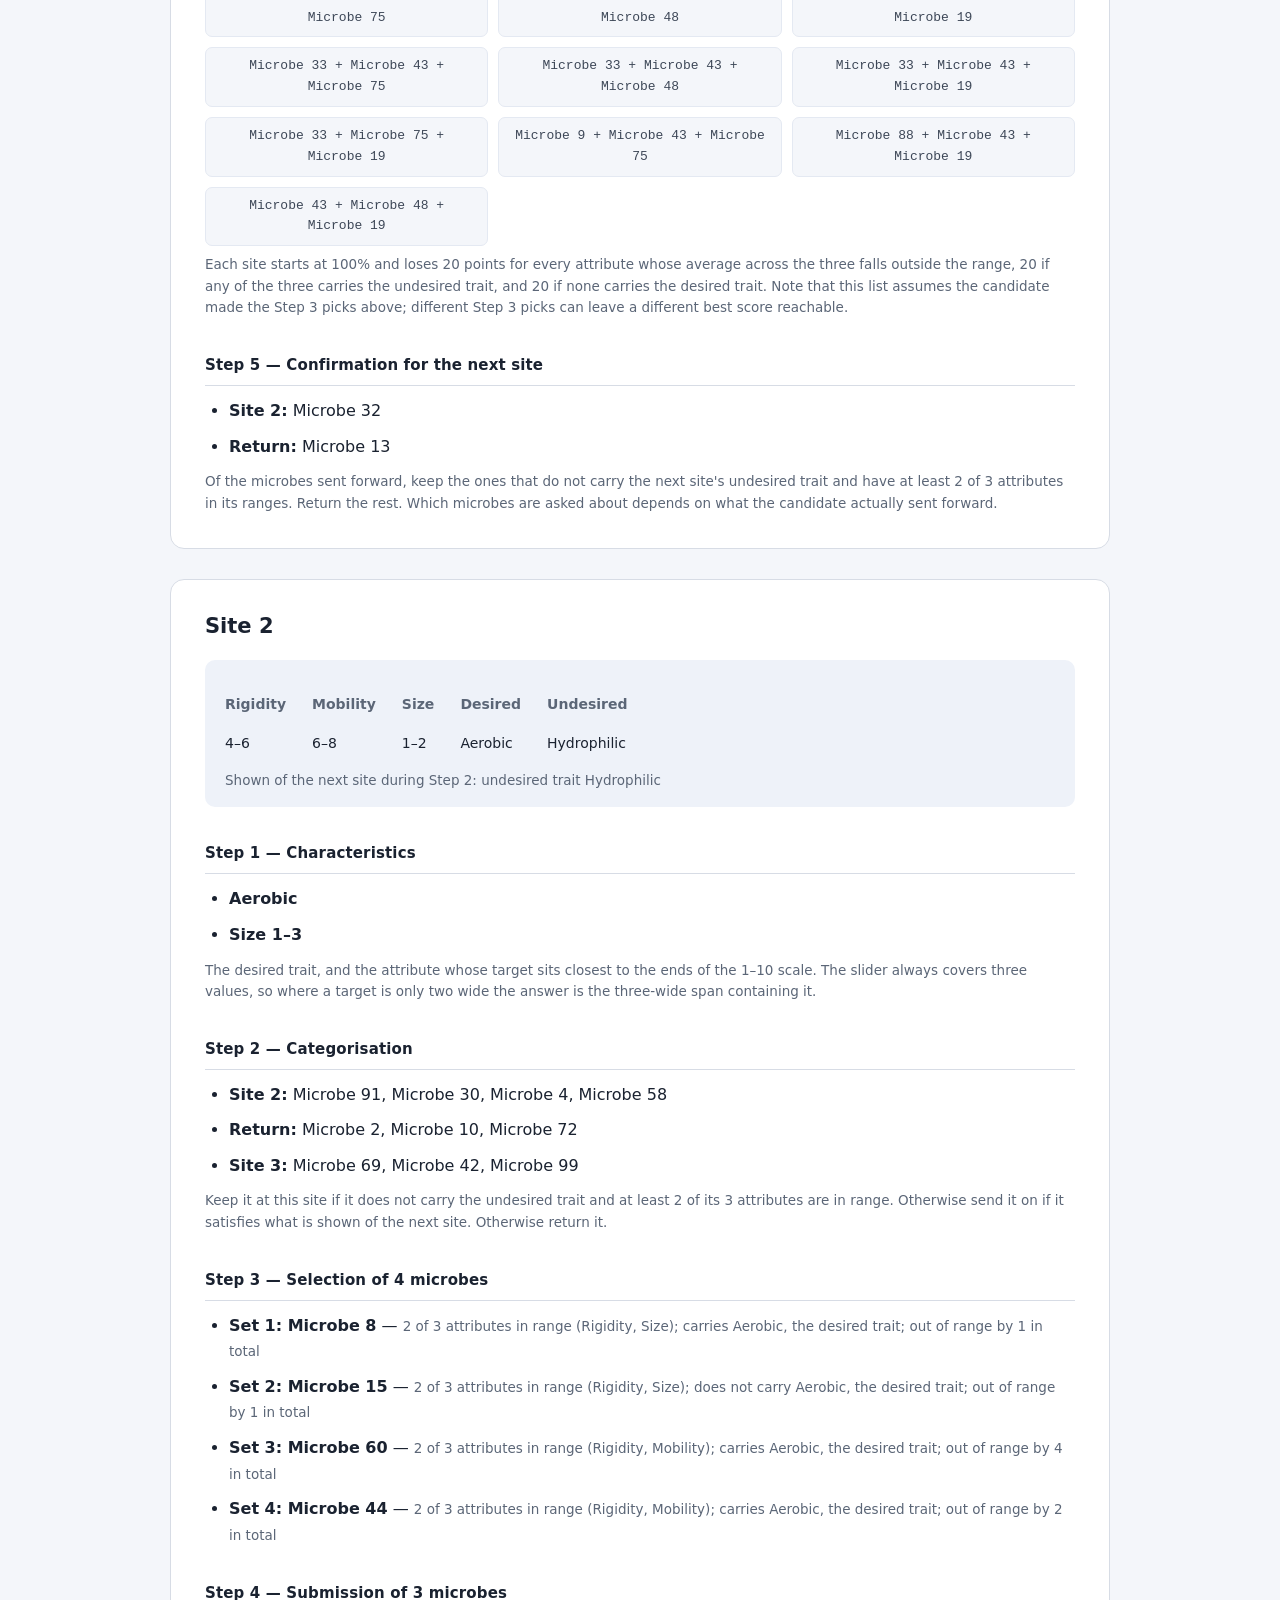
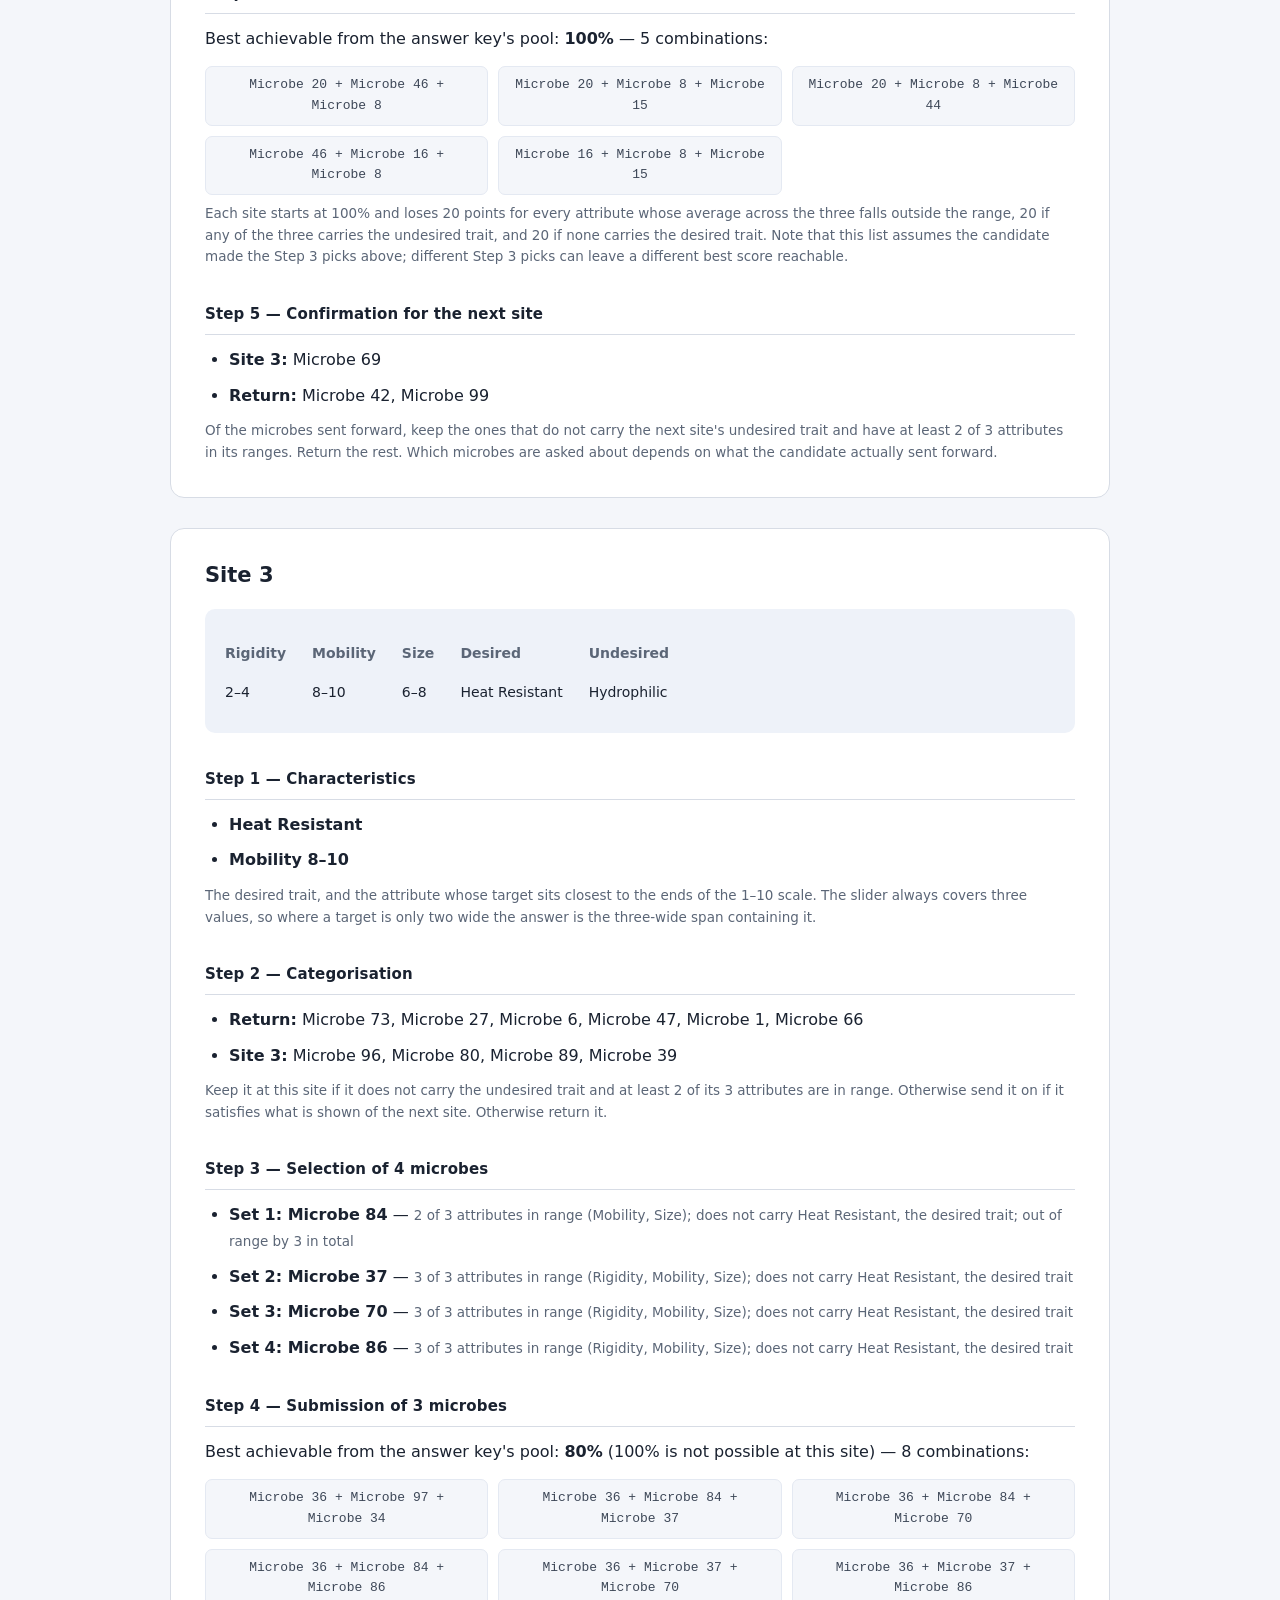
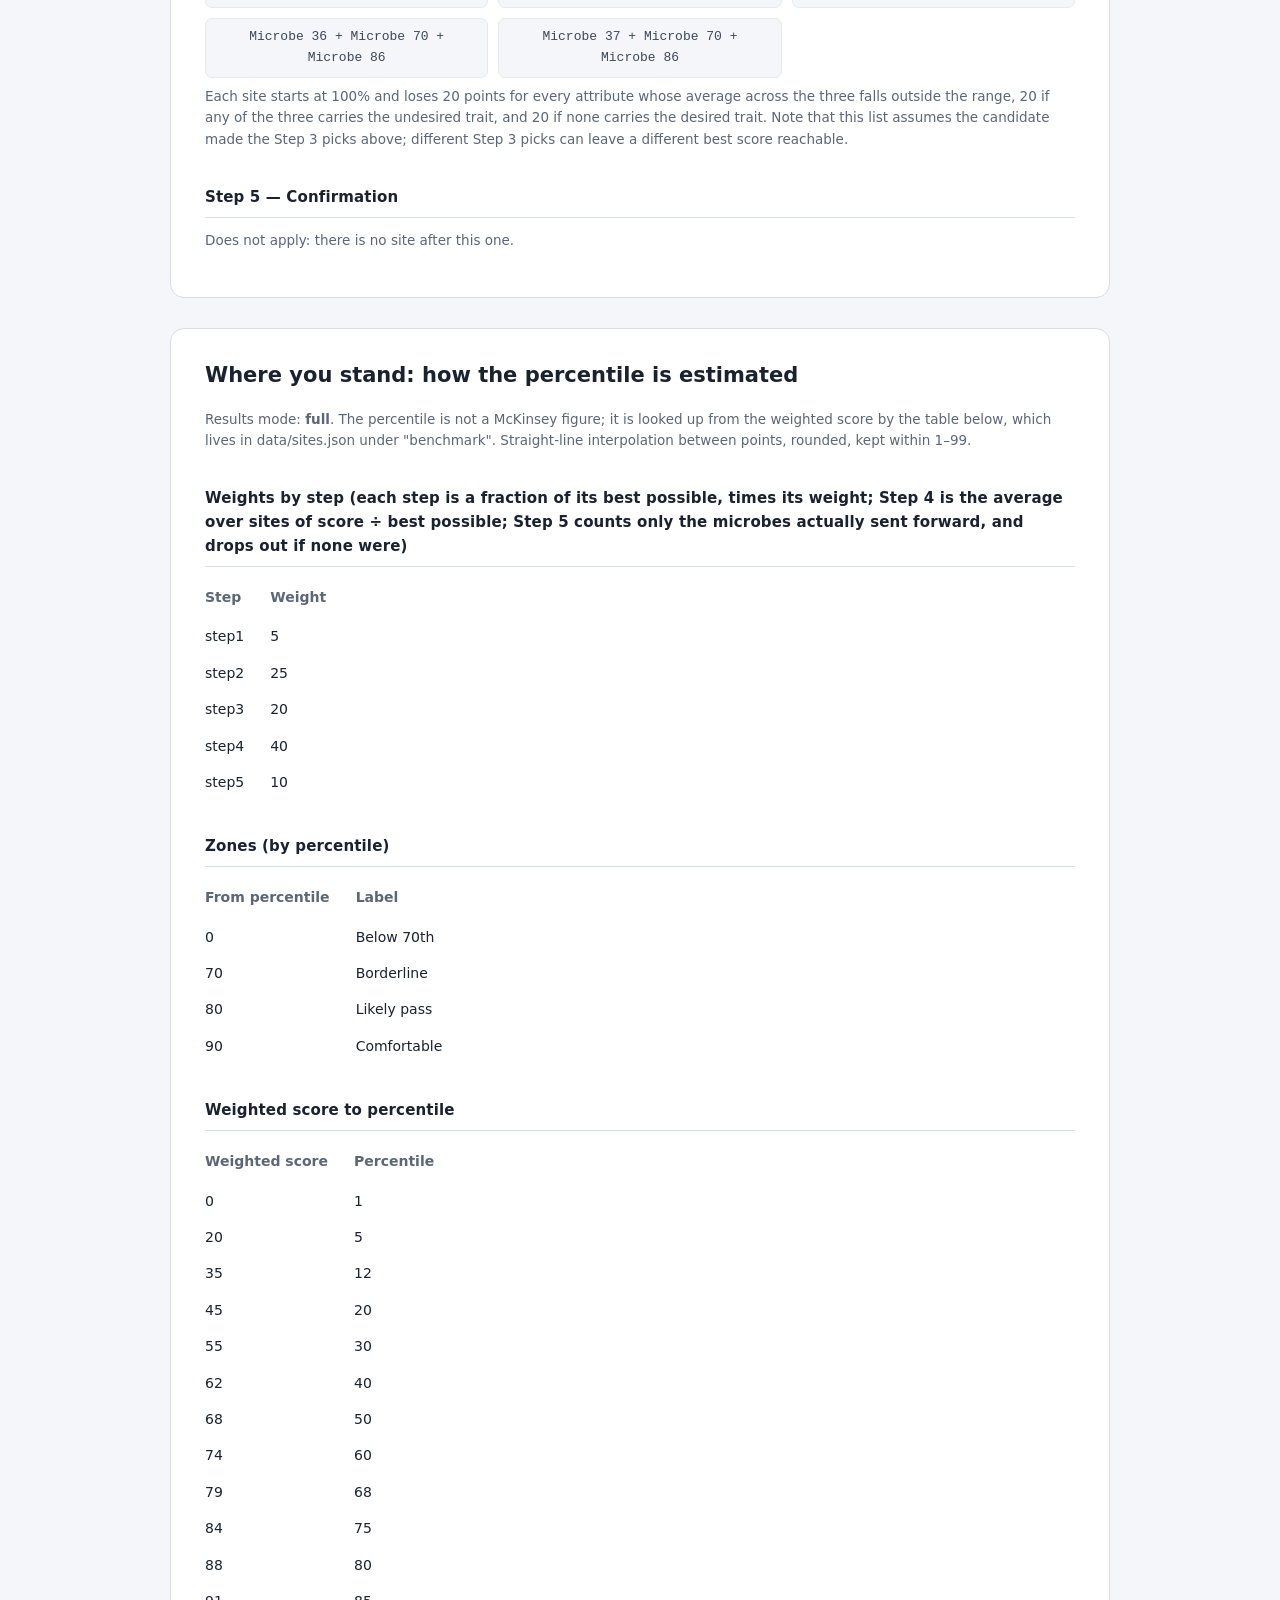
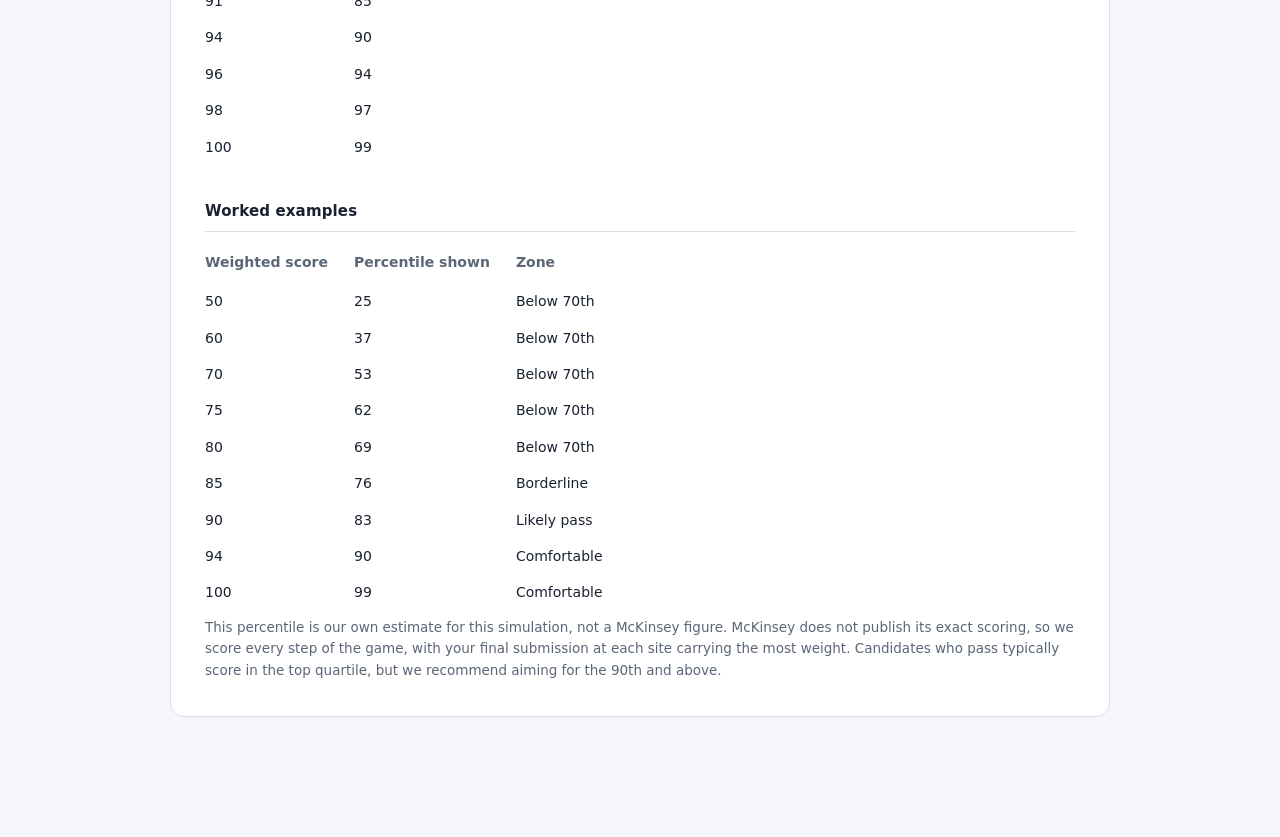
<file: tools/answer-key.html>
<!DOCTYPE html>
<html lang="en">
<head>
<meta charset="utf-8">
<meta name="viewport" content="width=device-width, initial-scale=1">
<title>Sea Wolf — answer key</title>

<!--
  answer-key.html — prints the answer key, worked out from the data files.

  WHY THIS PAGE EXISTS
  --------------------
  The answer key used to be a document somebody typed up by hand. If the
  data ever changed, or a site's target range was corrected, the document
  quietly went stale — and that is exactly what happened with the Site 3
  ranges on the old page11.html.

  This page cannot go stale. It works the answers out from the same data
  files and the same rules the simulation itself marks with, so what it
  prints is by definition what candidates are marked against.

  HOW TO USE IT
  -------------
  Open it from your GitHub Pages address:
      https://<user>.github.io/<repo>/tools/answer-key.html
  then use your browser's Print to make a PDF for the course chapter.

  It has to be opened from a web address rather than double-clicked, because
  it loads the data files and browsers block that from a plain file.
-->

<style>
  /* THE BACKGROUND MUST BE ONE COLOUR, TOP TO BOTTOM, MARGINS INCLUDED.

     WK saw this page start light grey and turn dark part of the way down.
     There are three separate ways a browser can do that, and all three are
     closed off below, because only closing one of them is what let it come
     back the first time:

     1. The colour was on <body> only. The body stops where its content
        stops, so past that point you see the browser's own backdrop.
        -> the colour is now on <html> as well.

     2. The browser is in dark mode and re-tints the page.
        -> color-scheme: light tells it not to.

     3. Something later in this file, or a browser extension, overrides it.
        -> the html/body colours are marked !important, and a fixed layer
           sits behind everything as a last resort (see .backdrop below).

     If this page ever looks dark again, it is not this file: it is a stale
     copy still being served. Check that tools/answer-key.html on GitHub
     contains the word "backdrop" - if it does not, the upload did not land. */
  html {
    background: #f4f6fa !important;
    color-scheme: light;    /* stops a dark-mode browser tinting the page */
    min-height: 100%;
  }
  body {
    font-family: system-ui, -apple-system, "Segoe UI", Roboto, sans-serif;
    background: #f4f6fa !important; color: #1a2230;
    margin: 0; padding: 34px 20px 90px; line-height: 1.6;
    min-height: 100%;
    font-variant-numeric: tabular-nums;
  }
  /* The last-resort layer. It is fixed to the window, so it covers the full
     width and the full height no matter how far down the page you scroll,
     and it sits behind every piece of content (z-index: -1). If anything at
     all fails above, this is still the colour you see. */
  .backdrop {
    position: fixed;
    inset: 0;
    background: #f4f6fa;
    z-index: -1;
    pointer-events: none;
  }
  .wrap { max-width: 940px; margin: 0 auto; }
  h1 { font-size: 26px; margin: 0 0 6px; }
  .lede { color: #5b6677; margin: 0 0 12px; }
  .actions { margin: 0 0 34px; }
  button {
    background: #3b82f6; color: #fff; border: none; border-radius: 8px;
    padding: 9px 20px; font-size: 14px; font-family: inherit; cursor: pointer;
  }
  button:hover { background: #2563eb; }
  .site {
    background: #fff; border: 1px solid #d7dce5; border-radius: 14px;
    padding: 30px 34px 34px; margin-bottom: 30px;
  }
  h2 { font-size: 21px; margin: 0 0 16px; }
  .targets {
    background: #eef2f9; border-radius: 10px; padding: 16px 20px;
    margin-bottom: 10px; font-size: 14px;
  }
  h3 {
    font-size: 15px; margin: 34px 0 12px;
    padding-bottom: 8px; border-bottom: 1px solid #d7dce5;
    letter-spacing: 0.01em;
  }
  ul { margin: 12px 0; padding-left: 24px; }
  li { margin-bottom: 10px; }
  p  { margin: 12px 0; }
  .answer { font-weight: 600; }
  .why { color: #5b6677; font-size: 13.5px; }

  /* Step 4 lists up to 22 combinations. As a run-on block they read as a
     wall of grey, which is the cluttered look you flagged. They are now a
     grid of evenly spaced cells that wraps to the page width. */
  .combos {
    font-size: 13.5px; color: #3d4757;
    display: grid;
    grid-template-columns: repeat(auto-fill, minmax(215px, 1fr));
    gap: 10px;
    margin: 14px 0 6px;
  }
  .combos code {
    background: #f4f6fa; border: 1px solid #e4e9f2;
    border-radius: 7px; padding: 8px 12px;
    display: block; text-align: center;
    font-family: ui-monospace, Consolas, monospace;
    font-size: 13px;
  }
  table { border-collapse: collapse; margin: 10px 0 6px; }
  td, th { text-align: left; padding: 7px 26px 7px 0; font-size: 14px; }
  th { color: #5b6677; font-weight: 600; padding-bottom: 10px; }
  .error { background: #fef2f6; border: 1px solid #fecaca; color: #991b1b;
           border-radius: 10px; padding: 18px; }
  @media print {
    html, body { background: #fff !important; }
    body { padding: 0; }
    .backdrop { display: none; }
    .actions { display: none; }
    .site { border-color: #bbb; break-inside: avoid; }
  }
</style>
</head>
<body>
<div class="backdrop"></div>
<div class="wrap">
  <h1>Sea Wolf — answer key</h1>
  <p class="lede" id="lede">Worked out from the data files, not typed in by hand.</p>
  <div class="actions"><button onclick="window.print()">Print</button></div>
  <div id="out">Loading…</div>
</div>

<script src="../js/marking.js"></script>
<script>
"use strict";

function loadJSON(path) {
  return fetch(path, { cache: "no-store" }).then(function (r) {
    if (!r.ok) throw new Error(path + " (" + r.status + ")");
    return r.json();
  });
}

var SITES = null, FILES = {};

loadJSON("../data/sites.json").then(function (sites) {
  SITES = sites;
  var names = [];
  sites.sites.forEach(function (s) {
    if (names.indexOf(s.step2File) === -1) names.push(s.step2File);
    if (names.indexOf(s.step34File) === -1) names.push(s.step34File);
  });
  return Promise.all(names.map(function (n) {
    return loadJSON("../data/" + n).then(function (f) { FILES[n] = f; });
  }));
}).then(draw).catch(function (err) {
  document.getElementById("out").innerHTML =
    '<div class="error"><strong>Could not load the data files.</strong><br>' +
    'This page has to be opened from a web address, not double-clicked from your ' +
    'computer, because browsers block a plain file from reading other files.<br><br>' +
    'Details: ' + esc(err.message) + '</div>';
});

function esc(t) {
  return String(t === null || t === undefined ? "" : t)
    .replace(/&/g, "&amp;").replace(/</g, "&lt;").replace(/>/g, "&gt;");
}
function rangeText(r) { return r[0] + "–" + r[1]; }

function draw() {
  var check = MARKING.validateData(SITES, FILES);
  if (!check.ok) {
    document.getElementById("out").innerHTML =
      '<div class="error"><strong>The data files have problems, so no answer key can be ' +
      'produced.</strong><ul>' +
      check.errors.map(function (e) { return "<li>" + esc(e.text) + "</li>"; }).join("") +
      "</ul></div>";
    return;
  }

  document.getElementById("lede").textContent =
    (SITES.simulation || "Sea Wolf") + " — worked out from the data files by the same " +
    "rules the simulation marks with. Printed " + new Date().toLocaleDateString() + ".";

  var key = MARKING.answerKey(SITES, FILES);
  var html = "";

  key.sites.forEach(function (s) {
    html += '<div class="site"><h2>' + esc(s.label) + '</h2>';

    /* what this site is looking for */
    html += '<div class="targets"><table><tr>' +
      Object.keys(s.ranges).map(function (n) {
        return '<th>' + esc(n) + '</th>';
      }).join("") +
      '<th>Desired</th><th>Undesired</th></tr><tr>' +
      Object.keys(s.ranges).map(function (n) {
        return '<td>' + esc(rangeText(s.ranges[n])) + '</td>';
      }).join("") +
      '<td>' + esc(s.desired) + '</td><td>' + esc(s.undesired) + '</td></tr></table>';
    if (s.nextSitePreview) {
      var p = s.nextSitePreview;
      html += '<div style="margin-top:8px" class="why">Shown of the next site during Step 2: ' +
        (p.kind === "attribute"
          ? esc(p.name) + " " + esc(rangeText(p.range))
          : "undesired trait " + esc(p.trait)) + '</div>';
    }
    html += '</div>';

    /* Step 1 */
    html += '<h3>Step 1 — Characteristics</h3><ul>' +
      '<li class="answer">' + esc(s.step1.trait) + '</li>' +
      '<li class="answer">' + esc(s.step1.attribute) + ' ' + esc(rangeText(s.step1.range)) + '</li>' +
      '</ul><div class="why">The desired trait, and the attribute whose target sits closest ' +
      'to the ends of the 1–10 scale. The slider always covers three values, so where a ' +
      'target is only two wide the answer is the three-wide span containing it.</div>';

    /* Step 2 */
    html += '<h3>Step 2 — Categorisation</h3><ul>';
    Object.keys(s.step2.groups).forEach(function (destination) {
      html += '<li><span class="answer">' + esc(destination) + ':</span> ' +
        esc(s.step2.groups[destination].join(", ")) + '</li>';
    });
    html += '</ul><div class="why">Keep it at this site if it does not carry the undesired ' +
      'trait and at least 2 of its 3 attributes are in range. Otherwise send it on if it ' +
      'satisfies what is shown of the next site. Otherwise return it.</div>';

    /* Step 3 */
    html += '<h3>Step 3 — Selection of 4 microbes</h3><ul>';
    s.step3.forEach(function (set) {
      html += '<li><span class="answer">' + esc(set.set) + ': ' +
        esc(set.expected.join(" or ")) + '</span> — <span class="why">' +
        esc(set.reason) + '</span></li>';
    });
    html += '</ul>';

    /* Step 4 */
    html += '<h3>Step 4 — Submission of 3 microbes</h3>';
    html += '<p>Best achievable from the answer key\'s pool: <span class="answer">' +
      s.step4.best + '%</span>' +
      (s.step4.best < 100 ? ' (100% is not possible at this site)' : '') +
      ' — ' + s.step4.combos.length + ' combination' +
      (s.step4.combos.length === 1 ? '' : 's') + ':</p>';
    html += '<div class="combos">' + s.step4.combos.map(function (c) {
      return "<code>" + esc(c.join(" + ")) + "</code>";
    }).join("") + '</div>';
    html += '<div class="why" style="margin-top:8px">Each site starts at 100% and loses 20 ' +
      'points for every attribute whose average across the three falls outside the range, ' +
      '20 if any of the three carries the undesired trait, and 20 if none carries the ' +
      'desired trait. Note that this list assumes the candidate made the Step 3 picks above; ' +
      'different Step 3 picks can leave a different best score reachable.</div>';

    /* Step 5 */
    if (s.step5) {
      html += '<h3>Step 5 — Confirmation for the next site</h3><ul>';
      Object.keys(s.step5.groups).forEach(function (destination) {
        html += '<li><span class="answer">' + esc(destination) + ':</span> ' +
          esc(s.step5.groups[destination].join(", ")) + '</li>';
      });
      html += '</ul><div class="why">Of the microbes sent forward, keep the ones that do not ' +
        'carry the next site\'s undesired trait and have at least 2 of 3 attributes in its ' +
        'ranges. Return the rest. Which microbes are asked about depends on what the ' +
        'candidate actually sent forward.</div>';
    } else {
      html += '<h3>Step 5 — Confirmation</h3><p class="why">Does not apply: there is no ' +
        'site after this one.</p>';
    }

    html += '</div>';
  });

  /* The "Where you stand" block (D48): how the percentile is estimated.
     Internal only — this page is never given to candidates. In demo mode
     (results_mode "demo") this page must NOT be uploaded to the repository
     at all, since it prints every expected answer. */
  var game = MARKING.asGame(SITES);
  if (game.benchmark) {
    var b = game.benchmark;
    html += '<div class="site"><h2>Where you stand: how the percentile is estimated</h2>';
    html += '<p class="why">Results mode: <b>' + esc(game.resultsMode) + '</b>. The percentile is not a McKinsey ' +
      'figure; it is looked up from the weighted score by the table below, which lives in ' +
      'data/sites.json under "benchmark". Straight-line interpolation between points, rounded, kept within 1–99.</p>';
    html += '<h3>Weights by step (each step is a fraction of its best possible, times its weight; Step 4 is the average over sites of score ÷ best possible; Step 5 counts only the microbes actually sent forward, and drops out if none were)</h3><table><tr><th>Step</th><th>Weight</th></tr>';
    MARKING.benchmarkWeightKeys(game.sites).forEach(function (k) {
      html += '<tr><td>' + esc(k) + '</td><td>' + esc(String(b.phase_weights[k])) + '</td></tr>';
    });
    html += '</table>';
    html += '<h3>Zones (by percentile)</h3><table><tr><th>From percentile</th><th>Label</th></tr>';
    b.zones.forEach(function (z) { html += '<tr><td>' + z.from + '</td><td>' + esc(z.label) + '</td></tr>'; });
    html += '</table>';
    html += '<h3>Weighted score to percentile</h3><table><tr><th>Weighted score</th><th>Percentile</th></tr>';
    b.percentiles.forEach(function (pt) { html += '<tr><td>' + pt[0] + '</td><td>' + pt[1] + '</td></tr>'; });
    html += '</table>';
    html += '<h3>Worked examples</h3><table><tr><th>Weighted score</th><th>Percentile shown</th><th>Zone</th></tr>';
    [50, 60, 70, 75, 80, 85, 90, 94, 100].forEach(function (w) {
      var p = MARKING.percentile(w, b);
      html += '<tr><td>' + w + '</td><td>' + p + '</td><td>' + esc(MARKING.zoneFor(p, b).label) + '</td></tr>';
    });
    html += '</table><div class="why">' + esc(b.note) + '</div></div>';
  }

  document.getElementById("out").innerHTML = html;
}
</script>
</body>
</html>
</file>
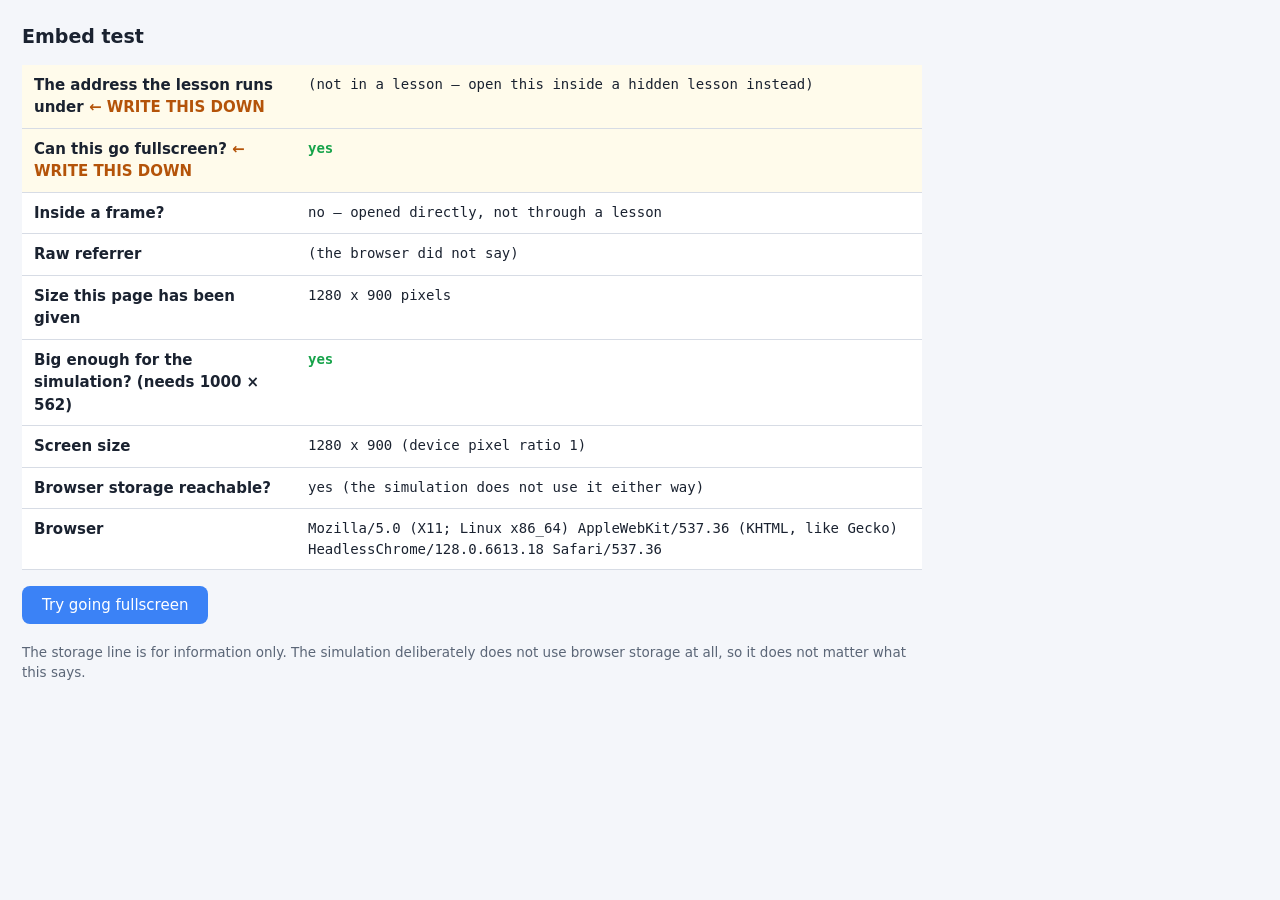
<file: tools/embed-test.html>
<!DOCTYPE html>
<html lang="en">
<head>
<meta charset="utf-8">
<meta name="viewport" content="width=device-width, initial-scale=1">
<title>Embed test</title>

<!--
  embed-test.html — a throwaway page for finding out how a course lesson
  actually frames the simulation.

  WHAT IT IS FOR
  --------------
  Two questions we cannot answer from here:

    1. Which web address does a Spayee/Graphy lesson actually run under?
       We think it is either app.casementor.com or casementor.spayee.com,
       but only the lesson itself can say. The answer goes into
       `allowedEmbedDomains` in config.js before `blockDirectAccess` is ever
       switched on.

    2. Does the lesson let the simulation go fullscreen? A page inside a
       frame can only do that if the surrounding page allows it.

  HOW TO USE IT
  -------------
  Put this in a hidden lesson in your course:

      <iframe src="https://<user>.github.io/<repo>/tools/embed-test.html"
              allowfullscreen allow="fullscreen"
              style="width:100%;aspect-ratio:16/9;border:0"></iframe>

  Open that lesson on a laptop and on a tablet, and read the two lines
  marked "WRITE THIS DOWN". Nothing here changes anything; it only reports.

  This page does not block the build. The simulation hides its fullscreen
  button when fullscreen is not available, and ships with the address check
  switched off.
-->

<style>
  body {
    font-family: system-ui, -apple-system, "Segoe UI", Roboto, sans-serif;
    background: #f4f6fa; color: #1a2230; margin: 0; padding: 22px;
    line-height: 1.5; font-size: 15px;
  }
  h1 { font-size: 19px; margin: 0 0 14px; }
  table { border-collapse: collapse; width: 100%; max-width: 900px; background: #fff; }
  td { border-bottom: 1px solid #d7dce5; padding: 9px 12px; vertical-align: top; }
  td.k { width: 250px; font-weight: 600; }
  td.v { font-family: ui-monospace, Consolas, monospace; font-size: 14px; word-break: break-all; }
  tr.important td { background: #fffbeb; }
  tr.important td.k::after { content: "  ← WRITE THIS DOWN"; color: #b45309; font-weight: 700; }
  .yes { color: #16a34a; font-weight: 700; }
  .no  { color: #dc2626; font-weight: 700; }
  button {
    margin-top: 16px; background: #3b82f6; color: #fff; border: none;
    border-radius: 8px; padding: 10px 20px; font-size: 15px;
    font-family: inherit; cursor: pointer;
  }
  button:hover { background: #2563eb; }
  #fsresult { margin-top: 10px; font-family: ui-monospace, Consolas, monospace; font-size: 14px; }
  .note { color: #5b6677; font-size: 13.5px; margin-top: 18px; max-width: 900px; }
</style>
</head>
<body>
<h1>Embed test</h1>
<table>
  <tr class="important">
    <td class="k">The address the lesson runs under</td>
    <td class="v" id="parent-origin">—</td>
  </tr>
  <tr class="important">
    <td class="k">Can this go fullscreen?</td>
    <td class="v" id="fs-enabled">—</td>
  </tr>
  <tr><td class="k">Inside a frame?</td><td class="v" id="in-frame">—</td></tr>
  <tr><td class="k">Raw referrer</td><td class="v" id="referrer">—</td></tr>
  <tr><td class="k">Size this page has been given</td><td class="v" id="size">—</td></tr>
  <tr><td class="k">Big enough for the simulation? (needs 1000 × 562)</td><td class="v" id="big-enough">—</td></tr>
  <tr><td class="k">Screen size</td><td class="v" id="screen">—</td></tr>
  <tr><td class="k">Browser storage reachable?</td><td class="v" id="storage">—</td></tr>
  <tr><td class="k">Browser</td><td class="v" id="ua">—</td></tr>
</table>

<button id="fs-try">Try going fullscreen</button>
<div id="fsresult"></div>

<p class="note">
  The storage line is for information only. The simulation deliberately does not use
  browser storage at all, so it does not matter what this says.
</p>

<script>
"use strict";

function set(id, text, cls) {
  var el = document.getElementById(id);
  el.textContent = text;
  el.className = "v" + (cls ? " " + cls : "");
}

function report() {
  var inFrame = window.self !== window.top;
  set("in-frame", inFrame ? "yes" : "no — opened directly, not through a lesson");

  var referrer = document.referrer;
  set("referrer", referrer || "(the browser did not say)");

  var origin = "(could not tell)";
  var cls = "";
  if (referrer) {
    try {
      origin = new URL(referrer).hostname;
    } catch (e) {
      origin = "(the referrer could not be read: " + referrer + ")";
    }
  } else if (!inFrame) {
    origin = "(not in a lesson — open this inside a hidden lesson instead)";
  } else {
    origin = "(in a lesson, but the browser did not say which address)";
  }
  set("parent-origin", origin, cls);

  var canFull = !!document.fullscreenEnabled;
  set("fs-enabled", canFull ? "yes" : "no — the simulation will hide its fullscreen button",
    canFull ? "yes" : "no");

  var w = window.innerWidth, h = window.innerHeight;
  set("size", w + " x " + h + " pixels");
  var bigEnough = w >= 1000 && h >= 562;
  set("big-enough", bigEnough ? "yes" : "no — the simulation will ask the visitor to enlarge",
    bigEnough ? "yes" : "no");

  set("screen", (window.screen ? window.screen.width + " x " + window.screen.height : "unknown") +
    "  (device pixel ratio " + (window.devicePixelRatio || 1) + ")");

  var storage;
  try {
    window.localStorage.setItem("__t", "1");
    window.localStorage.removeItem("__t");
    storage = "yes (the simulation does not use it either way)";
  } catch (e) {
    storage = "no — blocked here (the simulation does not use it, so this is harmless)";
  }
  set("storage", storage);

  set("ua", navigator.userAgent);
}

report();
window.addEventListener("resize", report);

document.getElementById("fs-try").addEventListener("click", function () {
  var out = document.getElementById("fsresult");
  if (!document.fullscreenEnabled) {
    out.textContent = "This lesson does not allow fullscreen. Add allowfullscreen and " +
      'allow="fullscreen" to the iframe tag, then try again.';
    return;
  }
  var request = document.documentElement.requestFullscreen();
  if (request && request.then) {
    request.then(function () {
      out.textContent = "Fullscreen worked. Press Escape to come back.";
    }).catch(function (err) {
      out.textContent = "Fullscreen was refused: " + err.message;
    });
  } else {
    out.textContent = "Fullscreen was requested; if the screen did not change, it was refused.";
  }
});
</script>
</body>
</html>
</file>
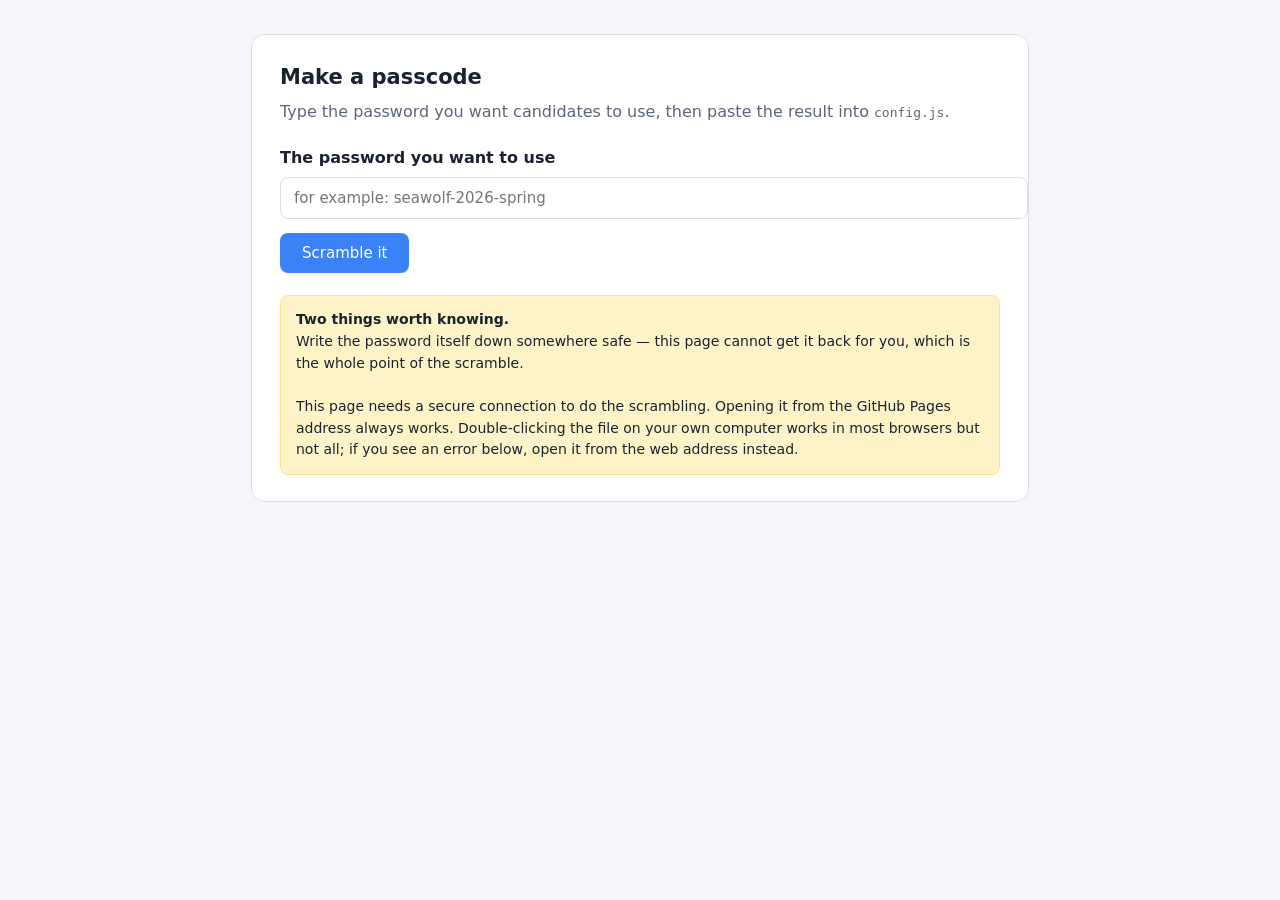
<file: tools/make-passcode.html>
<!DOCTYPE html>
<html lang="en">
<head>
<meta charset="utf-8">
<meta name="viewport" content="width=device-width, initial-scale=1">
<title>Make a passcode for the Sea Wolf simulation</title>

<!--
  make-passcode.html — turns a password you choose into the scrambled value
  that goes in config.js.

  WHY THE SCRAMBLE
  ----------------
  Everything in a GitHub Pages repository is readable by anybody who looks.
  If the real password were written in config.js, it would be public. So
  config.js holds a one-way scramble of it instead: the page can check a
  typed password against the scramble, but nobody can work the password
  back out from it.

  Be honest with yourself about what this does and does not do. It stops the
  password being casually readable. It does NOT stop a determined technical
  person getting into the simulation, because the whole check runs inside
  their own browser. The old simulation had the same limitation.

  HOW TO USE IT
  -------------
  1. Open this page (double-clicking the file works; so does opening it from
     the GitHub Pages address).
  2. Type the password you want to use.
  3. Press the button and copy the long line it prints.
  4. Paste it into config.js as the value of passcodeHash.
-->

<style>
  body {
    font-family: system-ui, -apple-system, "Segoe UI", Roboto, sans-serif;
    background: #f4f6fa; color: #1a2230;
    margin: 0; padding: 34px 20px; line-height: 1.55;
  }
  .card {
    max-width: 720px; margin: 0 auto; background: #fff;
    border: 1px solid #d7dce5; border-radius: 14px; padding: 26px 28px;
  }
  h1 { font-size: 21px; margin: 0 0 6px; }
  p.lede { color: #5b6677; margin: 0 0 22px; }
  label { display: block; font-weight: 600; margin-bottom: 6px; }
  input[type=text] {
    width: 100%; padding: 11px 13px; font-size: 15px; font-family: inherit;
    border: 1px solid #d7dce5; border-radius: 8px;
  }
  button {
    margin-top: 14px; background: #3b82f6; color: #fff; border: none;
    border-radius: 8px; padding: 11px 22px; font-size: 15px;
    font-family: inherit; cursor: pointer;
  }
  button:hover { background: #2563eb; }
  #out { margin-top: 24px; display: none; }
  #hash {
    background: #eef2f9; border: 1px solid #d7dce5; border-radius: 8px;
    padding: 13px; font-family: ui-monospace, Consolas, monospace;
    font-size: 14px; word-break: break-all; user-select: all;
  }
  .paste {
    margin-top: 16px; background: #1f2733; color: #e6e9f0;
    border-radius: 8px; padding: 13px 15px;
    font-family: ui-monospace, Consolas, monospace; font-size: 13px;
    white-space: pre-wrap; word-break: break-all;
  }
  .warn {
    margin-top: 22px; background: #fef3c7; border: 1px solid #fde68a;
    border-radius: 8px; padding: 13px 15px; font-size: 14px;
  }
  .err { color: #dc2626; margin-top: 14px; }
</style>
</head>
<body>
<div class="card">
  <h1>Make a passcode</h1>
  <p class="lede">Type the password you want candidates to use, then paste the result into
  <code>config.js</code>.</p>

  <label for="pw">The password you want to use</label>
  <input id="pw" type="text" autocomplete="off" spellcheck="false"
         placeholder="for example: seawolf-2026-spring">
  <button id="go">Scramble it</button>
  <div class="err" id="err"></div>

  <div id="out">
    <p><strong>Copy this line:</strong></p>
    <div id="hash"></div>
    <p style="margin-top:18px"><strong>It goes into <code>config.js</code> like this:</strong></p>
    <div class="paste" id="paste"></div>
  </div>

  <div class="warn">
    <strong>Two things worth knowing.</strong><br>
    Write the password itself down somewhere safe — this page cannot get it back
    for you, which is the whole point of the scramble.<br><br>
    This page needs a secure connection to do the scrambling. Opening it from
    the GitHub Pages address always works. Double-clicking the file on your own
    computer works in most browsers but not all; if you see an error below,
    open it from the web address instead.
  </div>
</div>

<script>
document.getElementById("go").addEventListener("click", makeHash);
document.getElementById("pw").addEventListener("keydown", function (e) {
  if (e.key === "Enter") makeHash();
});

function makeHash() {
  var password = document.getElementById("pw").value;
  var err = document.getElementById("err");
  err.textContent = "";
  document.getElementById("out").style.display = "none";

  if (!password) { err.textContent = "Type a password first."; return; }
  if (!window.crypto || !window.crypto.subtle) {
    err.textContent = "This browser will not scramble passwords on a page opened " +
      "straight from your computer. Open this page from your GitHub Pages address instead.";
    return;
  }

  var bytes = new TextEncoder().encode(password);
  window.crypto.subtle.digest("SHA-256", bytes).then(function (buffer) {
    var hex = Array.prototype.map.call(new Uint8Array(buffer), function (b) {
      return ("0" + b.toString(16)).slice(-2);
    }).join("");
    document.getElementById("hash").textContent = hex;
    document.getElementById("paste").textContent = '  passcodeHash: "' + hex + '",';
    document.getElementById("out").style.display = "block";
  }).catch(function () {
    err.textContent = "The browser refused to scramble the password. Open this page " +
      "from your GitHub Pages address instead of from your own computer.";
  });
}
</script>
</body>
</html>
</file>
<file: css/app.css>
/* ==========================================================================
   app.css — the only stylesheet for the whole simulation.

   HOW THIS FILE IS ORGANISED
   --------------------------
   1.  Colours and sizes you might want to change      (--variables)
   2.  Page basics
   3.  The header bar (Restart, timer, fullscreen)
   4.  The main box, the workspace and the site panel
   5.  Buttons
   6.  Popups
   7.  Step 1  — characteristics
   8.  Steps 2 and 5 — the microbe columns
   9.  Steps 3 and 4 — the candidate cards and the grid
   10. Login, loading and error screens
   11. Results screen
   12. Printing

   CHANGING THE COLOURS
   --------------------
   Every colour is named once, in section 1. Change it there and it changes
   everywhere. Do not hunt for colours further down the file.

   TWO RULES THAT MUST NOT BE BROKEN
   ---------------------------------
   * Microbe pictures always sit on a light background. They are pale
     drawings on a transparent background, so on a dark surface the faint
     ones (Microbe 32, for instance) simply vanish.
   * Text must stay readable: ordinary text needs to be at least 4.5 times
     as bright as what it sits on, headings at least 3 times. That is the
     usual accessibility measure (WCAG AA); any free online contrast
     checker will tell you the number.
   ========================================================================== */

/* ==========================================================================
   1. COLOURS AND SIZES
   ========================================================================== */
:root {
  /* --- the dark "stage" the game sits on --- */
  --page-bg:        #1f2733;   /* behind everything */
  --box-bg:         #2b3545;   /* inside the main box */
  --header-bg:      #333f50;   /* the bar across the top (the old colour) */
  --box-border:     #46536a;

  /* --- light surfaces: cards, columns, popups, the results screen --- */
  --surface:        #f3f5fa;
  --surface-plain:  #ffffff;
  --surface-line:   #d7dce5;
  --surface-sunken: #e7ebf3;

  /* --- text --- */
  --on-dark:        #e6e9f0;
  --on-dark-muted:  #a8b2c4;
  --on-light:       #1a2230;
  --on-light-muted: #5b6677;

  /* --- meaning --- */
  /* The blue and the green below are darker than they look like they need
     to be. That is deliberate: white button text on a lighter blue, and a
     lighter green tick on white, both fall below the readability floor set
     in the build specification. Measured ratios are in the handover note. */
  --accent:         #2563eb;   /* buttons, selected things, toggles that are on */
  --accent-dark:    #1d4ed8;   /* the same, when the mouse is over it */
  --accent-soft:    #dbeafe;
  --timer-green:    #4ade80;   /* time remaining */
  --timer-track:    #2a3344;   /* time already gone */
  --success:        #15803d;
  --error:          #dc2626;
  --warning:        #d97706;
  --warning-soft:   #fef3c7;

  /* --- sizes --- */
  --header-height:  56px;
  --radius:         12px;
  --radius-small:   8px;
  --panel-width:    18%;
  --panel-min:      220px;

  /* Base text size. Grows a little on big screens, never below 14px. */
  --font: clamp(14px, 1.05vw, 18px);
}

/* ==========================================================================
   2. PAGE BASICS
   ========================================================================== */
* { box-sizing: border-box; }

/* Anything marked `hidden` must really be hidden.

   This rule is here because of a real fault. Several rules further down
   set `display: flex` or `display: block`, and any of those beats the
   browser's own way of hiding a `hidden` element. The "please enlarge your
   window" panel covers the whole screen, so when it failed to hide it sat
   there invisibly and swallowed every click on the page. Do not remove
   this line. */
[hidden] { display: none !important; }

html, body {
  height: 100%;
  margin: 0;
  padding: 0;
}

body {
  background: var(--page-bg);
  color: var(--on-dark);
  font-family: system-ui, -apple-system, "Segoe UI", Roboto, sans-serif;
  font-size: var(--font);
  line-height: 1.45;
  overflow: hidden;            /* the game never scrolls; the results screen does */
  -webkit-font-smoothing: antialiased;
}

/* Numbers line up in columns instead of jiggling as they change. */
body { font-variant-numeric: tabular-nums; }

#app {
  display: flex;
  flex-direction: column;
  height: 100%;
}

/* The results screen is the one place the page is allowed to scroll. */
body.scrolls { overflow: auto; }

h1, h2, h3 { margin: 0; font-weight: 600; }

/* Nothing anywhere is smaller than 12px. */
small, .small { font-size: max(12px, 0.8em); }

/* ==========================================================================
   3. THE HEADER BAR
   Restart on the far left, the timer text and its bar centred as a pair,
   the fullscreen button on the far right.
   ========================================================================== */
.header-bar {
  flex: 0 0 auto;
  height: var(--header-height);
  background: var(--header-bg);
  display: flex;
  align-items: center;
  padding: 0 14px;
  gap: 12px;
  position: relative;
  /* Above the popup backdrop (z-index 100), so Restart and Fullscreen stay
     clickable while a popup is showing. Before this, a candidate could not
     go fullscreen until after pressing Begin, which starts the clock (D46). */
  z-index: 200;
}

.header-left, .header-right {
  flex: 0 0 auto;
  display: flex;
  align-items: center;
  gap: 8px;
  min-width: 96px;
}
.header-right { justify-content: flex-end; }

/* The centre group takes all the space left over, which is what keeps the
   timer in the middle whatever is on either side of it. */
.header-centre {
  flex: 1 1 auto;
  display: flex;
  align-items: center;
  justify-content: center;
  gap: 12px;
  min-width: 0;
}

.timer-stack {
  position: relative;
  display: inline-block;
  flex: 0 0 auto;
}
.timer-text {
  font-size: max(13px, 0.85em);
  color: var(--on-dark);
  white-space: nowrap;
}
/* "Timer paused" sits just under the time, as the real game prints it. It
   is positioned absolutely so its appearing and disappearing never changes
   the header's height or moves the time text and the bar (D49). */
.timer-paused {
  position: absolute;
  top: 100%;
  left: 50%;
  transform: translateX(-50%);
  margin-top: -2px;
  font-size: 12px;
  line-height: 1;
  color: var(--on-dark-muted);
  white-space: nowrap;
  visibility: hidden;
}
.timer-paused.is-visible { visibility: visible; }
.timer-text.is-up { color: #fca5a5; font-weight: 600; }

.time-bar {
  width: min(34vw, 420px);
  height: 9px;
  background: var(--timer-track);
  border-radius: 999px;
  overflow: hidden;
  flex: 0 1 auto;
  /* The pale outline matters. No two colours can be picked that contrast
     enough with each other AND both stand out against the header bar, so
     the outline — not a colour difference — is what makes the full length
     of the bar visible. Without it you can see the green but not how much
     of the bar it is. */
  border: 1px solid rgba(255, 255, 255, 0.45);
}

/* Green is the time that is LEFT. Its right-hand edge moves leftwards as
   the game goes on, so the green shrinks away and grey takes over. */
.time-bar-fill {
  height: 100%;
  background: var(--timer-green);
  border-radius: 999px;
  transition: width 0.9s linear;
}

.btn-restart {
  background: transparent;
  color: var(--on-dark);
  border: 1px solid #6b7891;
  border-radius: 999px;
  padding: 5px 14px;
  font-size: max(12px, 0.78em);
  font-family: inherit;
  cursor: pointer;
}
.btn-restart:hover { background: rgba(255,255,255,0.09); }

.btn-fullscreen {
  background: transparent;
  color: var(--on-dark);
  border: 1px solid #6b7891;
  border-radius: var(--radius-small);
  width: 34px;
  height: 30px;
  font-size: 15px;
  line-height: 1;
  cursor: pointer;
  font-family: inherit;
}
.btn-fullscreen:hover { background: rgba(255,255,255,0.09); }

/* ==========================================================================
   4. THE MAIN BOX, WORKSPACE AND SITE PANEL
   ========================================================================== */
.stage {
  flex: 1 1 auto;
  min-height: 0;
  padding: 14px;
  display: flex;
}

.main-box { border-radius: 0; border-width: 0; }

.main-box {
  flex: 1 1 auto;
  min-height: 0;
  background: var(--box-bg);
  border: 1px solid var(--box-border);
  border-radius: var(--radius);
  display: flex;
  overflow: hidden;
  position: relative;
}

/* Everything except the site panel. */
.workspace {
  flex: 1 1 auto;
  min-width: 0;
  min-height: 0;
  padding: 14px 16px;
  display: flex;
  flex-direction: column;
  overflow: hidden;
}

/* The right-hand fifth: what this site wants, and the primary button. */
.side {
  flex: 0 0 var(--panel-width);
  min-width: var(--panel-min);
  padding: 14px;
  display: flex;
  flex-direction: column;
  gap: 12px;
  border-left: 1px solid var(--box-border);
  min-height: 0;
}

.site-panel {
  background: var(--surface);
  color: var(--on-light);
  border-radius: var(--radius);
  padding: 12px 14px;
  font-size: max(13px, 0.84em);
  flex: 0 0 auto;
}
.site-panel h3 {
  font-size: max(14px, 0.95em);
  margin-bottom: 6px;
}
.site-panel .group-title {
  font-weight: 600;
  margin-top: 10px;
  margin-bottom: 2px;
}
.site-panel .line { color: var(--on-light); }
.site-panel .preview {
  border-top: 1px dotted var(--on-light-muted);
  margin-top: 12px;
  padding-top: 10px;
}

/* The primary button sits at the very bottom of the right-hand column,
   which puts it in the bottom-right corner of the main box. */
.side-spacer { flex: 1 1 auto; min-height: 8px; }
.side-action { display: flex; justify-content: flex-end; flex: 0 0 auto; }

/* ==========================================================================
   5. BUTTONS
   ========================================================================== */
.btn {
  font-family: inherit;
  font-size: max(14px, 0.9em);
  font-weight: 500;
  border: none;
  border-radius: var(--radius-small);
  padding: 9px 22px;
  cursor: pointer;
  background: var(--accent);
  color: #fff;
  transition: background 0.12s ease;
}
.btn:hover:not(:disabled) { background: var(--accent-dark); }
.btn:disabled {
  opacity: 0.4;
  cursor: not-allowed;
}

.btn-quiet {
  background: transparent;
  color: var(--on-light);
  border: 1px solid var(--surface-line);
}
.btn-quiet:hover:not(:disabled) { background: var(--surface-sunken); }

/* Submit at the top-left of the Steps 3 & 4 workspace. */
.btn-submit-topleft { flex: 0 0 auto; }

/* ==========================================================================
   6. POPUPS
   The workspace behind is blurred and dimmed; one button, bottom-right.

   TWO RULES THAT MATTER HERE
   --------------------------
   * EVERY popup is exactly the same width AND the same height, whatever it
     says inside. "Welcome to Site 1" is one line and "Congratulations! You
     have completed the game" is two, so if the box grew to fit its words it
     would change size between steps and the eye would have to re-find the
     button each time. The text is centred inside a box of fixed size
     instead. Do not replace the fixed height with `height: auto`.
   * The only exception is the Restart confirmation, which has two buttons
     and a second line of explanation. It is a different kind of thing — a
     question, not a step marker — so it is allowed its own size.
   ========================================================================== */
.is-blurred {
  filter: blur(4px);
  pointer-events: none;
  user-select: none;
}

.modal-backdrop {
  position: fixed;
  inset: 0;
  background: rgba(12, 17, 26, 0.5);
  backdrop-filter: blur(4px);
  display: flex;
  align-items: center;
  justify-content: center;
  z-index: 100;
  animation: fade-in 150ms ease;
}

@keyframes fade-in { from { opacity: 0; } to { opacity: 1; } }

.modal {
  /* A soft light card rather than the flat pale-blue slab of the old
     version: a gentle top-to-bottom tint, a hairline edge, and a wide soft
     shadow so it reads as floating above the blurred game. */
  background: linear-gradient(180deg, #ffffff 0%, var(--surface) 100%);
  color: var(--on-light);
  border: 1px solid rgba(255, 255, 255, 0.9);
  border-radius: 20px;
  padding: 26px 32px 22px;

  /* Fixed size — see the note above.

     600px, up from 480px. At 480px the longest message we show, "Click
     Continue to move to the next step", wrapped onto two lines with the
     word "step" alone on the second.

     Measured at the size it actually renders in the game (23px semi-bold,
     not the smaller login-screen heading an earlier estimate used): that
     line needs 510px of text width. The popup's 32px of padding each side
     costs 64px, so 600px gives the text 536px - a comfortable 26px of
     slack, enough that a slightly longer message would still fit on one
     line rather than this needing revisiting.

     This ONE number sets the width of every popup, so they all stay
     identical to each other whatever they say - which is Francesco's rule
     from the first review round. Do not give any popup a width of its own. */
  width: min(600px, 86vw);
  height: 216px;
  display: flex;
  flex-direction: column;

  box-shadow:
    0 24px 60px rgba(0, 0, 0, 0.45),
    0 2px 8px rgba(0, 0, 0, 0.25);
  text-align: center;
  animation: modal-rise 160ms cubic-bezier(0.2, 0.8, 0.3, 1);
}

/* The popup lifts very slightly into place. 160ms — enough to feel
   deliberate, too short to wait for. */
@keyframes modal-rise {
  from { opacity: 0; transform: translateY(8px) scale(0.985); }
  to   { opacity: 1; transform: none; }
}

/* The title sits in the middle of whatever room is left, so a one-line
   title and a two-line title are both optically centred in the same box. */
.modal-body {
  flex: 1 1 auto;
  display: flex;
  flex-direction: column;
  /* `stretch`, not `center`. With `align-items: center` a flex column
     shrink-wraps its children to their own content width, so the heading
     never received the popup's full width and wrapped early - "Click
     Continue to move to the next step" broke onto two lines with "step"
     alone on the second, even after the popup was widened. The heading is
     centred by `text-align` below instead, which centres the words without
     narrowing the box they sit in. */
  align-items: stretch;
  justify-content: center;
  gap: 8px;
  min-height: 0;
}
.modal h2 {
  font-size: clamp(19px, 1.65vw, 25px);
  font-weight: 600;
  line-height: 1.28;
  letter-spacing: -0.01em;
  text-align: center;
}
.modal p {
  color: var(--on-light-muted);
  font-size: max(13px, 0.85em);
  margin: 0;
}
.modal-actions {
  display: flex;
  justify-content: flex-end;
  gap: 10px;
  flex: 0 0 auto;
  padding-top: 16px;
}

/* The Restart question is a different shape of thing and sets its own
   height, because it carries two buttons and an extra line of explanation.
   It is the ONLY popup allowed to do this. */
.modal.modal-ask { height: auto; min-height: 216px; }

/* Belt and braces on the fixed size. `box-sizing: border-box` is set
   globally at the top of this file, but stating the intent here means a
   future change to padding cannot quietly alter the popup's outside size,
   which is the thing that must never move between steps. */
.modal:not(.modal-ask) {
  height: 216px;
  min-height: 216px;
  max-height: 216px;
}

/* ==========================================================================
   7. STEP 1 — CHARACTERISTICS
   ========================================================================== */
.step1 {
  display: flex;
  gap: 18px;
  min-height: 0;
  overflow: auto;
}
.step1-col {
  background: var(--surface);
  color: var(--on-light);
  border-radius: var(--radius);
  padding: 14px 16px;
  width: min(430px, 46%);
  min-width: 300px;
  overflow: auto;
}

.char-title {
  font-weight: 700;
  font-size: max(16px, 1.05em);
  padding-bottom: 6px;
  border-bottom: 1px dotted var(--on-light-muted);
  margin-bottom: 10px;
}
.group-label {
  font-size: max(13px, 0.86em);
  color: var(--on-light-muted);
  margin: 10px 0 5px;
}
.char-group {
  border: 1px dotted #9aa5b8;
  border-radius: var(--radius-small);
  padding: 8px 12px;
}

.char-row {
  display: flex;
  align-items: center;
  gap: 10px;
  padding: 3px 0;
}
.char-row .icon { width: 24px; height: 24px; flex: 0 0 auto; }
.char-row .name { flex: 1 1 auto; font-weight: 600; font-size: max(14px, 0.92em); }

/* The on/off switch. */
.switch {
  position: relative;
  width: 40px;
  height: 22px;
  flex: 0 0 auto;
}
.switch input { opacity: 0; width: 0; height: 0; position: absolute; }
.switch .track {
  position: absolute;
  inset: 0;
  background: #c3cad6;
  border-radius: 999px;
  cursor: pointer;
  transition: background 0.15s ease;
}
.switch .track::before {
  content: "";
  position: absolute;
  width: 16px; height: 16px;
  left: 3px; top: 3px;
  background: #fff;
  border-radius: 50%;
  transition: transform 0.15s ease;
  box-shadow: 0 1px 2px rgba(0,0,0,0.3);
}
.switch input:checked + .track { background: var(--accent); }
.switch input:checked + .track::before { transform: translateX(18px); }
.switch input:disabled + .track { opacity: 0.42; cursor: not-allowed; }
.switch input:focus-visible + .track { outline: 2px solid var(--accent-dark); outline-offset: 2px; }

/* The two-handle range slider under each attribute. */
.range-row {
  display: flex;
  align-items: flex-end;
  gap: 8px;
  padding: 0 0 6px;
}
.range-end {
  font-size: max(12px, 0.78em);
  color: var(--on-light-muted);
  width: 18px;
  text-align: center;
  padding-bottom: 4px;
}

/* The row is tall enough for the two value bubbles to sit ABOVE the rail.
   They used to sit level with it, where the right-hand bubble landed on
   top of the grey "10" and neither could be read. */
.range {
  position: relative;
  flex: 1 1 auto;
  height: 34px;
}
.range .rail {
  position: absolute;
  top: 22px; left: 0; right: 0;
  height: 4px;
  background: #c8cfdb;
  border-radius: 999px;
}
.range .selected {
  position: absolute;
  top: 22px;
  height: 4px;
  background: var(--accent);
  border-radius: 999px;
}
.range input[type="range"] {
  position: absolute;
  top: 11px; left: 0;
  width: 100%;
  height: 26px;
  margin: 0;
  background: none;
  -webkit-appearance: none;
  appearance: none;
  pointer-events: none;
}
.range input[type="range"]::-webkit-slider-thumb {
  -webkit-appearance: none;
  appearance: none;
  pointer-events: all;
  width: 16px; height: 16px;
  border-radius: 50%;
  background: var(--accent);
  border: 2px solid #fff;
  box-shadow: 0 1px 3px rgba(0,0,0,0.35);
  cursor: pointer;
}
.range input[type="range"]::-moz-range-thumb {
  pointer-events: all;
  width: 16px; height: 16px;
  border-radius: 50%;
  background: var(--accent);
  border: 2px solid #fff;
  box-shadow: 0 1px 3px rgba(0,0,0,0.35);
  cursor: pointer;
}
.range.off .selected { background: #c8cfdb; }
.range.off input[type="range"]::-webkit-slider-thumb { opacity: 0; pointer-events: none; }
.range.off input[type="range"]::-moz-range-thumb { opacity: 0; pointer-events: none; }

/* The little "8" and "10" bubbles that follow the handles, above the rail. */
.range .bubble {
  position: absolute;
  top: 0;
  transform: translateX(-50%);
  background: var(--on-light);
  color: #fff;
  font-size: 11px;
  padding: 1px 5px;
  border-radius: 4px;
  white-space: nowrap;
  pointer-events: none;
}
.range.off .bubble { display: none; }

/* ==========================================================================
   8. STEPS 2 AND 5 — THE MICROBE COLUMNS
   Left to right: the microbe being judged, then one column per destination
   in the order this site, next site, Returned.
   ========================================================================== */
.columns {
  display: grid;
  gap: 12px;
  flex: 1 1 auto;
  min-height: 0;
}
/* Step 2 has four columns; Step 5 and the last site have three. The
   columns must be the SAME WIDTH in both cases, so the microbe card and
   the boxes never change size between steps. The fourth track is therefore
   always present — on a three-column screen it is simply left empty,
   exactly as the current simulation does it.

   This is a deliberate departure from what a layout would normally do,
   which is to share the freed space out. Francesco's rule wins here and it
   is the right call: nothing the eye has learned to find should move. */
.columns.four,
.columns.three { grid-template-columns: 1.55fr 1fr 1fr 1fr; }

/* The empty fourth track on a three-column screen. Nothing is drawn in it. */
.column-spacer { min-width: 0; }

.column {
  display: flex;
  flex-direction: column;
  min-height: 0;
  min-width: 0;
}

.column-head {
  display: flex;
  align-items: center;
  gap: 8px;
  margin-bottom: 8px;
  flex: 0 0 auto;
}
.column-head .title {
  font-weight: 700;
  font-size: max(14px, 0.95em);
  color: var(--on-dark);
  white-space: nowrap;
  overflow: hidden;
  text-overflow: ellipsis;
}
.counter {
  background: #11161f;
  color: #fff;
  border-radius: 6px;
  padding: 1px 9px;
  font-size: max(12px, 0.78em);
  font-weight: 600;
  flex: 0 0 auto;
}

/* The tall box the compact cards stack up inside. */
.drop-box {
  flex: 1 1 auto;
  min-height: 0;
  border: 1px solid var(--box-border);
  border-radius: var(--radius-small);
  background: rgba(255,255,255,0.03);
  padding: 8px;
  display: flex;
  flex-direction: column;
  gap: 7px;

  /* `stable` keeps the scrollbar's channel reserved whether or not there
     is anything to scroll. Without it, the moment a ninth card appears the
     bar arrives, steals about 15px, and every card in the column jumps
     narrower. That is the resizing Francesco objects to, and this one word
     is the proper fix for it — not restyling the bar. */
  overflow-y: auto;
  scrollbar-gutter: stable;
}

/* A slim, quiet scrollbar instead of the operating system's chunky default.
   Chrome, Edge and Safari read the ::-webkit- rules; Firefox reads the two
   `scrollbar-` properties. Between them every browser you support is
   covered. */
.drop-box,
.s34-bottom,
.step1-col,
.big-card {
  scrollbar-width: thin;
  scrollbar-color: rgba(255, 255, 255, 0.22) transparent;
}
.drop-box::-webkit-scrollbar,
.s34-bottom::-webkit-scrollbar,
.step1-col::-webkit-scrollbar,
.big-card::-webkit-scrollbar {
  width: 8px;
  height: 8px;
}
.drop-box::-webkit-scrollbar-track,
.s34-bottom::-webkit-scrollbar-track,
.step1-col::-webkit-scrollbar-track,
.big-card::-webkit-scrollbar-track {
  background: transparent;
}
.drop-box::-webkit-scrollbar-thumb,
.s34-bottom::-webkit-scrollbar-thumb,
.step1-col::-webkit-scrollbar-thumb,
.big-card::-webkit-scrollbar-thumb {
  background: rgba(255, 255, 255, 0.20);
  border-radius: 999px;
}
.drop-box::-webkit-scrollbar-thumb:hover,
.s34-bottom::-webkit-scrollbar-thumb:hover,
.step1-col::-webkit-scrollbar-thumb:hover,
.big-card::-webkit-scrollbar-thumb:hover {
  background: rgba(255, 255, 255, 0.34);
}
/* The light panels get a dark thumb instead of a light one. */
.step1-col, .big-card { scrollbar-color: rgba(26, 34, 48, 0.26) transparent; }
.step1-col::-webkit-scrollbar-thumb,
.big-card::-webkit-scrollbar-thumb { background: rgba(26, 34, 48, 0.24); }

/* The big card for the microbe currently being judged. */
.big-card {
  background: var(--surface);
  color: var(--on-light);
  border: 1px solid var(--surface-line);
  border-radius: var(--radius);
  box-shadow: 0 6px 18px rgba(0,0,0,0.25);
  padding: 12px;
  flex: 0 0 auto;
  overflow: auto;
}
.big-card .card-name {
  font-weight: 700;
  font-size: max(15px, 1em);
  text-align: center;
  margin-bottom: 6px;
}
/* Microbe pictures always on a light patch — see the rule at the top. */
.big-card .picture {
  background: var(--surface-plain);
  border-radius: var(--radius-small);
  display: flex;
  align-items: center;
  justify-content: center;
  padding: 6px;
  margin-bottom: 8px;
}
.big-card .picture img {
  width: clamp(110px, 9vw, 150px);
  height: clamp(110px, 9vw, 150px);
  object-fit: contain;
}

.stat-row {
  display: flex;
  align-items: center;
  gap: 8px;
  padding: 3px 0;
  font-size: max(13px, 0.86em);
}
.stat-row .icon { width: 20px; height: 20px; flex: 0 0 auto; }
.stat-row .label { flex: 1 1 auto; }
.stat-row .value { font-weight: 700; }

/* The Site / Return choice list under the big card. */
.choices {
  margin-top: 10px;
  border: 0;
  padding: 0;
}
.choice {
  display: flex;
  align-items: center;
  gap: 10px;
  padding: 8px 10px;
  border: 1px solid var(--box-border);
  border-radius: var(--radius-small);
  margin-top: 7px;
  cursor: pointer;
  color: var(--on-dark);
  font-size: max(13px, 0.88em);
  background: rgba(255,255,255,0.03);
}
.choice:hover { background: rgba(255,255,255,0.08); }
.choice .label { flex: 1 1 auto; }
.choice input[type="radio"] {
  accent-color: var(--accent);
  width: 17px; height: 17px;
  cursor: pointer;
  flex: 0 0 auto;
  margin: 0;
}
.choice.selected {
  border-color: var(--accent);
  background: rgba(37,99,235,0.24);
}

/* The compact card a microbe becomes once it has been placed. */
.compact {
  background: var(--surface);
  color: var(--on-light);
  border: 1px solid var(--surface-line);
  border-radius: var(--radius-small);
  overflow: hidden;
  flex: 0 0 auto;
}
/* The picture sits ABOVE the name rather than beside it. Side by side, a
   picture big enough to recognise (the legibility rule says at least 56px)
   left too little room and names came out as "Microb…". Stacked, the name
   gets the full width of the card and the picture stays big enough to see. */
.compact-head { cursor: pointer; }
.compact-thumb {
  background: var(--surface-plain);
  border-radius: 5px 5px 0 0;
  display: flex;
  align-items: center;
  justify-content: center;
  padding: 4px;
}
.compact-thumb img {
  height: 56px;
  max-width: 100%;
  object-fit: contain;
}
.compact-name-row {
  display: flex;
  align-items: center;
  gap: 6px;
  padding: 5px 8px;
}
.compact-name-row .name {
  flex: 1 1 auto;
  font-size: max(12px, 0.8em);
  font-weight: 600;
  overflow: hidden;
  text-overflow: ellipsis;
  white-space: nowrap;
}
/* The little arrow turns to point up when the card is open. */
.compact-name-row .chev {
  font-size: 10px;
  color: var(--on-light-muted);
  flex: 0 0 auto;
  transition: transform 0.15s ease;
}
.compact.open .compact-name-row .chev { transform: rotate(180deg); }
.compact-body {
  padding: 2px 8px 8px;
  border-top: 1px solid var(--surface-line);
}
.compact-body .stat-row { font-size: max(12px, 0.78em); padding: 2px 0; }
.compact-body .stat-row .icon { width: 16px; height: 16px; }

/* Cards brought forward from the previous site look slightly different, so
   the candidate can see they were not sorted at this site. */
.compact.carried { border-style: dashed; opacity: 0.92; }
.compact.carried .carried-tag {
  display: block;
  font-size: 11px;
  color: var(--on-light-muted);
  padding: 0 7px 5px;
}

.empty-note {
  color: var(--on-dark-muted);
  font-size: max(13px, 0.84em);
  text-align: center;
  padding: 20px 8px;
}

/* ==========================================================================
   9. STEPS 3 AND 4
   Top: Submit at the left, three cards in the middle. Bottom: the grid of
   ten mini cards, with the Legend at its bottom-right.
   ========================================================================== */
.s34 {
  display: flex;
  flex-direction: column;
  min-height: 0;
  flex: 1 1 auto;
  gap: 10px;
}

.s34-top {
  display: flex;
  align-items: flex-start;
  gap: 14px;
  flex: 0 0 auto;
  min-height: 0;
}

.s34-cards {
  flex: 1 1 auto;
  display: flex;
  justify-content: center;
  gap: 14px;
  min-width: 0;
}

/* THE THREE TOP CARDS AND THE THREE EMPTY SLOTS ARE THE SAME SIZE.

   Both use --cand-w and --cand-h. In phase 3 they hold a microbe; in phase
   4 they start empty and fill up. If the empty slot sized itself to its own
   content it would be short and then grow as microbes were added, which is
   exactly the shrinking you saw after finishing Step 3. Keep the two rules
   below sharing the same two variables. */
.s34 {
  /* The floor was 150px. At the 1000px minimum window that left the name
     87.4px of a box 87.0px wide, so every name drew as "Microbe …" and
     "Pressure Resistant" wrapped onto two lines (D47). 172px fits every
     name and every trait label on one line; three cards plus Submit still
     fit the workspace at 1000px with room to spare (measured). */
  --cand-w: clamp(172px, 14.5vw, 200px);
  --cand-h: clamp(232px, 25vh, 268px);
}

.cand-card {
  background: var(--surface);
  color: var(--on-light);
  border: 1px solid var(--surface-line);
  border-radius: var(--radius);
  box-shadow: 0 6px 18px rgba(0,0,0,0.25);
  padding: 10px;
  width: var(--cand-w);
  height: var(--cand-h);
  position: relative;
  display: flex;
  flex-direction: column;
  overflow: hidden;
}
/* THE CARD HEADER ROW
   -------------------
   The name and the round button share one row. Before this, the button was
   pinned to the card's corner with `position: absolute`, which meant its
   distance to the top edge (9px) and to the bottom edge (197px) were wildly
   different — the lopsided look WK flagged. It is now an ordinary item in a
   flex row, so the row's own padding sets the space above and below it and
   the two are equal by construction, at every card height and every zoom.

   The name is centred in the FULL width of the row, not in the space left
   over beside the button: an equal-width spacer sits on the left. */
.cand-card .card-head {
  display: flex;
  align-items: center;
  gap: 6px;
  flex: 0 0 auto;
  margin-bottom: 5px;
}
.cand-card .card-name {
  font-weight: 700;
  text-align: center;
  font-size: max(14px, 0.95em);
  flex: 1 1 auto;
  min-width: 0;
  overflow: hidden;
  text-overflow: ellipsis;
  white-space: nowrap;
}
/* Same width as the button, so the name sits in the middle of the card.
   On a narrow card the spacer gives way FIRST (flex-shrink 1000 against the
   name's 1), so the name keeps its full width and is only slightly
   off-centre, rather than being cut to "Micro…" (D47). */
.cand-card .card-head-spacer {
  flex: 0 1000 var(--btn-size);
  width: var(--btn-size);
  min-width: 0;
  height: var(--btn-size);
}
.cand-card .stat-row { flex: 0 0 auto; }
.cand-card .picture {
  background: var(--surface-plain);
  border-radius: var(--radius-small);
  display: flex; align-items: center; justify-content: center;
  padding: 4px;
  margin-bottom: 6px;
  flex: 1 1 auto;     /* takes up the slack so the card height never changes */
  min-height: 0;
}
.cand-card .picture img {
  max-width: 100%;
  max-height: 100%;
  object-fit: contain;
}
.cand-card .stat-row { font-size: max(12px, 0.8em); padding: 2px 0; }
.cand-card .stat-row .icon { width: 17px; height: 17px; }

/* The round + / − button on a card.

   WHY THE GLYPH IS DRAWN RATHER THAN TYPED
   ----------------------------------------
   A typed "+" or "−" never sits in the middle of a circle. Fonts put those
   characters on the maths axis, which is above the centre of the line box,
   so the character lands low and slightly left — which is the off-centre
   look you spotted. Line-height tricks only ever get it close, and the
   result differs between Windows, macOS and iOS.

   So the button contains no text at all. The bar and the upright are two
   pseudo-elements, each centred by transform, which is exact and identical
   in every browser. `.round-btn.remove` simply omits the upright. */
/* SIZES: one number each, used by the button, the glyph inside it and the
   spacer that balances it. Change --btn-size and everything follows.

   The two sizes are fixed pixels on purpose - NOT clamp()/vw/vh like the
   card sizes are - because browser zoom multiplies a px value and a vw value
   by different amounts, and the button would drift out of step with itself.

   The + and - inside are sized as a PERCENTAGE of the circle (46% long, 8%
   thick), not in pixels. That is what keeps the glyph the same proportion of
   the circle at every zoom level. When they were pixels, the circle grew
   with zoom but the glyph did not: at 80% zoom the bar filled 58% of the
   circle and at 150% only 31%, so the + visibly changed shape as you zoomed.
   Measured before and after; it is now a constant 46% at every level. */
.s34 {
  /* WK asked for the bottom row to come down by about a fifth. It was a
     flat 58px. It is now a range: 46px is the target on a normal screen,
     but on a small window it is allowed back up to 52px, because below
     that the attribute row no longer fits beside the name at our 12px
     minimum type size and gets cut off sideways. Measured at 900x540 (the minimum at the time; now 1000x562),
     1120x630 and 1920x1080. */
  /* Back up from the 46px of the first attempt. WK's point was that the
     CARD was fine and only the picture was too big; shrinking the card made
     it cramped and left the round button colliding with the trait icon.
     The picture is smaller now, so this height costs nothing and gives the
     name row and the button the room they need.

     The FLOOR of 58px is the important number and it is not negotiable: the
     card holds a name on one line and a row of numbers on another, and
     below 58px those two lines have nowhere to go. An earlier version used
     a `vh` measure with no adequate floor, and on a 540px-tall window the
     card collapsed to 35px and its contents piled up on each other. */
  /* 68px, up from 58px. WK asked for the two rows to stop looking crammed.
     At a normal window it costs nothing visible: a slot is ~205px tall and
     the picture area above the card had 143px of it, so the extra 10px
     comes out of slack the picture was not using.

     On a SHORT window there is no such slack - the whole grid has to fit -
     so the card eases back towards 58px rather than squeezing the microbe
     pictures down to nothing. 9vh reaches the full 68px at about 755px of
     height, which covers the 789px our lessons actually run at and every
     normal laptop; our 540px minimum lands near 58px, where this card
     started. Measured at 540, 630, 789 and 1080 pixels of height. */
  --mini-card-h:    clamp(58px, 9vh, 68px);
  --btn-size:       26px;
  /* The small card's button shrinks a little on a narrow window. At 900px
     the card is only ~118px wide and every pixel the button gives back is a
     pixel the numbers row can use: Microbe 14 (10 / 8 / 10) is the widest
     row in the data and it needs them. 18px is still a comfortable click
     target at that size, and it returns to 21px on a normal screen. */
  --mini-btn-size:  clamp(18px, 1.9vw, 21px);
}

.round-btn {
  position: relative;          /* the glyph is centred against THIS box */
  flex: 0 0 var(--btn-size);
  width: var(--btn-size);
  height: var(--btn-size);
  border-radius: 50%;
  border: none;
  padding: 0;
  background: var(--accent);
  color: #fff;
  cursor: pointer;
  font-family: inherit;
  font-size: 0;                /* hides the character in the markup */
  line-height: 0;
  display: block;
  transition: background 0.12s ease, transform 0.08s ease;
}
/* the horizontal bar — present on both + and −

   The glyph is drawn rather than typed, and it is sized from --btn-glyph so
   that it keeps the same proportion to the circle at every zoom level. The
   two translate(-50%) put its own centre on the circle's centre, which is
   exact rather than approximately right. */
.round-btn::before {
  content: "";
  position: absolute;
  top: 50%; left: 50%;
  transform: translate(-50%, -50%);
  width: 46%; height: 8%;
  min-height: 2px;
  border-radius: 1px;
  background: #fff;
}
/* the upright — only on + */
.round-btn::after {
  content: "";
  position: absolute;
  top: 50%; left: 50%;
  transform: translate(-50%, -50%);
  width: 8%; height: 46%;
  min-width: 2px;
  border-radius: 1px;
  background: #fff;
}
.round-btn.remove::after { display: none; }

.round-btn:hover:not(:disabled) { background: var(--accent-dark); }
.round-btn:active:not(:disabled) { transform: scale(0.94); }
.round-btn:disabled { opacity: 0.32; cursor: not-allowed; }
.round-btn.remove { background: var(--error); }
.round-btn.remove:hover:not(:disabled) { background: #b91c1c; }
.round-btn:focus-visible { outline: 2px solid #fff; outline-offset: 2px; }

/* An empty submission slot in phase 4. */
.slot-empty {
  border: 2px dashed var(--box-border);
  border-radius: var(--radius);
  background: rgba(255,255,255,0.03);
  width: var(--cand-w);      /* identical to a filled card */
  height: var(--cand-h);     /* identical to a filled card */
  display: flex;
  align-items: center;
  justify-content: center;
  color: var(--on-dark-muted);
  font-weight: 600;
  font-size: max(13px, 0.9em);
}

/* The lower half: a simplified version of the seabed dome in the original,
   drawn with CSS instead of a picture so it scales to any window size. */
/* The lower half must FIT. Your screenshot showed a vertical scrollbar, a
   horizontal scrollbar and a clipped second row all at once — that is the
   grid being bigger than the space, not a styling problem. The mini cards
   and their pictures now scale with the available height, so the two rows
   of five always fit and no scrollbar is needed. `overflow: hidden` is the
   assertion that this is true; if a bar ever came back it would mean the
   sizes below need revisiting, not that the bar should be re-enabled. */
.s34-bottom {
  flex: 1 1 auto;
  min-height: 0;
  position: relative;
  padding-top: 12px;
  overflow: hidden;
  display: flex;
  align-items: flex-start;
}
/* The seabed arc is pure decoration and is deliberately far wider and
   taller than its box, which is how it gets its gentle curve. It is drawn
   inside a clipping wrapper so that its overhang can never create a
   scrollbar — which is exactly what it was doing. */
.s34-arc {
  position: absolute;
  inset: 0;
  overflow: hidden;
  pointer-events: none;
  z-index: 0;
  border-radius: var(--radius-small);
}
.s34-arc::before {
  content: "";
  position: absolute;
  left: -12%;
  right: -12%;
  top: 6px;
  height: 250%;
  border-radius: 50% 50% 0 0;
  background: rgba(255,255,255,0.045);
  border-top: 1px solid rgba(255,255,255,0.09);
}

/* The grid sits above the decoration. */
.grid { z-index: 1; }

.grid {
  position: relative;
  display: grid;
  grid-template-columns: repeat(5, 1fr);
  grid-auto-rows: 1fr;                 /* both rows exactly equal */
  /* The gap between cards closes right down on a small window. WK said the
     cards could be made wider if that is what it takes to space their
     contents out properly, and this is the cheapest width available: at
     900px the four gaps were costing 24px that the names needed, and the
     cards were truncating to "Microb...". Nothing else changes. */
  gap: clamp(3px, 0.8vw, 14px);
  align-items: stretch;
  width: 100%;
  height: 100%;
  min-height: 0;
}

.mini-slot {
  position: relative;
  min-width: 0;
  min-height: 0;
  display: flex;
  flex-direction: column;
  justify-content: flex-end;
}

/* THE MICROBE PICTURE ABOVE EACH BOTTOM-ROW CARD.

   WK asked (8 Sep 2026) for the PICTURE to be smaller, not the card. The
   first attempt shrank the card and left the picture alone, which is the
   opposite and looked wrong: an oversized microbe on a squashed card.

   There was also a plain mistake here — two `max-height` lines for the same
   thing, one after the other. The second always won, so the 78% cap never
   did anything at all. There is now one rule.

   The picture is capped at 72% of the width of its column, which is the
   ~25% reduction WK asked for, and it keeps its own proportions. Shrinking
   it frees up vertical room, and that room goes to the card below so the
   name, the numbers and the round button all have space to breathe. */
.mini-pic {
  flex: 1 1 auto;
  min-height: 30px;
  display: flex;
  align-items: flex-end;
  justify-content: center;
  margin-bottom: 4px;
}
.mini-pic img {
  max-height: 100%;
  /* 60% of the column width - a 40% reduction on the original size, agreed
     with WK on 8 September 2026. He asked for roughly 20-25% at first, then
     confirmed smaller was welcome if it gave the cards more room. It does:
     the space the picture gives up is what lets the card below it hold its
     name, its numbers and its button comfortably at every window size. */
  max-width: 60%;
  /* And never taller than this, whatever the monitor. Without a ceiling a
     2560px-wide screen grew the pictures to ~250px while the cards and
     their text stayed small (D47). At the 1402px lesson width the 60%
     rule is the smaller of the two, so nothing changes there. */
  max-height: min(100%, 150px);
  object-fit: contain;
}

/* HOW THE BOTTOM-ROW CARD IS LAID OUT.

   This follows the layout of the original application, which WK confirmed
   on 8 September 2026 is the one to keep:

       +--------------------------------+
       |  Microbe 6                 (+) |   name only, button top-right
       |  [=]6  [+]1  [/]6    (trait)   |   attributes AND trait together
       +--------------------------------+

   Two rows. The name has the top row to itself. The three attribute numbers
   and the trait icon share the second row.

   THE ONE DETAIL THAT MATTERS, because getting it wrong is what caused the
   button to collide with the trait icon in an earlier attempt: the trait
   icon sits immediately AFTER the third attribute number. It is NOT pushed
   out to the right-hand edge of the card. That leaves empty space at the
   right of the second row, directly beneath the button, so the two can
   never meet however narrow the card gets. Do not add `margin-left: auto`
   to the trait icon - that is precisely the mistake. */
.mini-card {
  background: var(--surface);
  color: var(--on-light);
  border: 1px solid var(--surface-line);
  border-radius: var(--radius-small);
  /* 7px of padding plus the card's own 1px border = the 8px of clear space
     WK asked for above the name and below the numbers. The rows are pushed
     apart by `justify-content: space-between` below, so whatever height is
     left over after the padding becomes the gap between them: on a 68px
     card that is exactly the 14.3px he asked for, and on a shorter card it
     compresses gracefully rather than overflowing. */
  padding: 7px clamp(5px, 0.6vw, 8px);
  position: relative;         /* the button is positioned against this */
  /* Lets the rules inside measure against THIS card's width (the cqw unit),
     rather than the window's. The card and the window do not shrink at the
     same rate, because the site panel beside them is a fixed width. */
  container-type: inline-size;
  display: flex;
  flex-direction: column;
  /* THE TWO ROWS PUSH APART, they are not centred as a block.

     With `justify-content: center` the card put its spare height OUTSIDE
     the pair of rows - measured 12.4px above the name, 12.4px below the
     numbers, and only 2px between them. So the two rows were crammed
     together while 25px sat unused at the edges, which is what WK saw as
     the name being "pushed down" with no room to breathe.

     `space-between` puts that space where it is actually wanted: between
     the two rows. The name rises to the top of the card, the numbers sit at
     the bottom, and the gap between them is the room. The card's own height
     is unchanged. */
  justify-content: space-between;
  overflow: hidden;
}

/* Row one: the name. */
/* Same size as the big cards' names (see .cand-card .card-name). They were
   12px against the big cards' 14px, which WK spotted as an inconsistency.

   14px is the target and is what shows at every normal window size. On a
   very narrow card - our 900px minimum, where a card is only ~118px wide -
   it eases back towards 12px, because at 14px "Microbe 21" no longer fits
   and every name was being cut to "Microb...". 12px remains the project's
   floor for readable text and is never crossed. */
.mini-card .mini-name {
  font-size: clamp(12px, 11.5cqw, 14px);
  /* 700 to match the big cards' names (.cand-card .card-name). Standardising
     the font size last round left the WEIGHT behind at 600, so these names
     still read as less prominent than the ones above them. */
  font-weight: 700;
  min-width: 0;
  overflow: hidden; text-overflow: ellipsis; white-space: nowrap;
}
/* Space is reserved for the button ONLY on cards that actually have one.
   In Step 3 the bottom cards carry no button, and reserving room for an
   absent button would just waste width the name could use. `:has()` asks
   "does this card contain a button?" and is supported by every browser we
   support. A long name is then trimmed with "..." rather than running
   underneath the button. */
.mini-card:has(.round-btn) .mini-name {
  padding-right: calc(var(--mini-btn-size) + 6px);
}

/* The round + button, back in the top-right corner as in the original. */
.mini-card .round-btn {
  position: absolute;
  top: 5px;
  right: clamp(5px, 0.6vw, 8px);
}

/* ROW TWO: the three attribute numbers, then the trait icon.

   The trait icon follows the numbers directly. There is no `margin-left:
   auto` pushing it to the card's right edge, and there must not be: the
   empty space this leaves at the right of the row is what sits beneath the
   round button in the corner above, and is what stops the two colliding.

   The icons scale a little with the window while the numbers stay at the
   project's 12px readable floor. A slightly smaller picture costs nothing;
   smaller numbers would cost legibility, so the numbers are protected. */
.mini-stats {
  display: flex;
  align-items: center;

  /* HOW THIS ROW SPACES ITSELF.

     Four objects sit here: three attribute pairs (each an icon with its own
     number - see .stat-pair) and the trait icon. The row is LEFT-ALIGNED
     and the objects are separated by a gap that grows with the card up to a
     ceiling. Any width beyond that collects as empty space on the right.

     Two earlier versions of this were wrong in opposite directions, and both
     are worth remembering:

     * A FIXED gap left real space unused - measured 106 spare pixels at
       1402px wide and 176 at 1920px - so the row looked cramped.
     * `justify-content: space-between` used that space but had no ceiling:
       at 2560px it was sharing out 281px, and the icons drifted to opposite
       ends of the card and stopped reading as one row.

     So the gap grows, but only up to 22px - about the height of an icon,
     which is the point past which the objects stop looking related. The
     `13cqw - 12px` shape reaches that ceiling around the 1402px window our
     lessons run at, while the narrowest supported card (~105px of row) is
     held near the 2px floor so its widest contents still fit - Microbe 14,
     values 10/8/10. Measured against THE CARD (cqw), not the window,
     because the fixed 250px site panel means the two do not shrink
     together. Verified at 900, 1120, 1402, 1920 and 2560 pixels wide. */
  gap: clamp(2px, calc(13cqw - 12px), 22px);
  justify-content: flex-start;

  font-size: clamp(11px, 10cqw, max(12px, 0.8em));
  min-width: 0;
  overflow: hidden;

  /* A permanently clear strip on the right of this row, sitting directly
     beneath the round button in the corner above. Reserved as PADDING on
     the row rather than as a margin on the last item: a margin pushes the
     item outward and can shove it past the card's edge, which is exactly
     what happened when this was first tried. */
  padding-right: clamp(2px, 4cqw, 14px);
}
/* An attribute icon and its number, kept together as one object. The gap
   inside a pair is small and FIXED - it must not grow with the card, or the
   number drifts away from the icon it belongs to and the pairing is lost. */
.mini-stats .stat-pair {
  display: inline-flex;
  align-items: center;
  /* This gap must ALWAYS be smaller than the gap between pairs, or the
     grouping inverts and a number appears to belong to the next icon along.

     It is therefore expressed as a fraction of that same gap rather than as
     an independent value: half of it, floored at 1px. Tying the two
     together means the relationship holds at every window size by
     construction - an independent value drifted above it on the narrowest
     card (2.1px against 2.0px) and the pairing silently broke. */
  gap: max(1px, calc(clamp(2px, calc(13cqw - 12px), 22px) * 0.45));
  flex: 0 0 auto;
}

.mini-stats .num { flex: 0 0 auto; font-weight: 600; }
/* Sized against the CARD, like the gaps above - on a narrow card these are
   the pixels the row can most afford to give up, because a slightly smaller
   picture costs nothing while smaller numbers would cost legibility. */
.mini-stats img {
  width: clamp(11px, 8cqw, 17px);
  height: clamp(11px, 8cqw, 17px);
  flex: 0 0 auto;
}
/* The trait icon: a small gap after the last number, and nothing pushing
   it right. See the note above - this is deliberate. */
/* The trait icon: a clear step away from the last number, so it reads as a
   separate thing rather than a fourth attribute. Like the gaps above, the
   step grows with the window instead of being one fixed number.

   It is still NOT pushed to the card's right edge - see the .mini-card
   notes. The space left over at the right of this row is what sits under
   the button in the corner above, and is what stops the two colliding.
   `margin-right: auto` holds that space open explicitly, so no future
   change to the gaps can quietly close it. */
.mini-stats .trait-icon {
  flex: 0 0 auto;
  margin-left: clamp(4px, 3.5cqw, 18px);
  display: inline-flex;
  align-items: center;
}
.mini-stats .trait-icon img { width: clamp(11px, 8cqw, 17px); height: clamp(11px, 8cqw, 17px); }
/* The mini-card button is smaller, so its glyph is smaller in the same
   proportion. It sits in the header row, so no top/right offsets are needed
   and none can go lopsided. */
.mini-card .round-btn {
  flex: 0 0 var(--mini-btn-size);
  width: var(--mini-btn-size);
  height: var(--mini-btn-size);
}
/* No glyph overrides needed: the bar and upright are a percentage of the
   circle, so a smaller circle gets a proportionally smaller glyph free. */

/* A microbe that is already in a slot, or that cannot be added because all
   three slots are full, dims as a whole tile — picture, card and text —
   rather than only its button. Greying just the button was too easy to miss.
   The button keeps its own heavier fade on top of this. */
.mini-slot.is-dimmed .mini-pic,
.mini-slot.is-dimmed .mini-card {
  opacity: 0.4;
  filter: grayscale(0.85);
  transition: opacity 0.15s ease, filter 0.15s ease;
}

/* An empty grid position is exactly as tall as a filled mini card, so the
   rows do not shift as the four picks arrive. */
.mini-empty {
  border: 1px dashed var(--box-border);
  border-radius: var(--radius-small);
  height: var(--mini-card-h, 56px);
  background: rgba(255,255,255,0.02);
}
/* The card keeps its height even when the grid row it sits in is short.

   Without `flex-shrink: 0` the card is a flex item in a column whose height
   comes from the grid, and on a small window the grid squeezed it: at
   900x540 (then the minimum) a 58px card was being compressed to 35px, and the name and the
   numbers piled up on top of each other. The picture above it absorbs the
   squeeze instead, which is what should give way. */
.mini-card {
  height: var(--mini-card-h, 56px);
  flex: 0 0 var(--mini-card-h, 56px);
}

/* The Legend, in the bottom-right corner of the main box — the same corner
   the Continue button uses on every other screen. */
.legend-wrap {
  position: relative;
  z-index: 5;
}
.legend-btn {
  background: var(--surface);
  color: var(--on-light);
  border: 1px solid var(--surface-line);
  border-radius: var(--radius-small);
  padding: 6px 14px;
  font-size: max(12px, 0.8em);
  font-family: inherit;
  cursor: pointer;
}
.legend-panel {
  position: absolute;
  right: 0;
  bottom: 36px;
  background: var(--surface);
  color: var(--on-light);
  border: 1px solid var(--surface-line);
  border-radius: var(--radius-small);
  padding: 10px 12px;
  box-shadow: 0 10px 26px rgba(0,0,0,0.35);
  white-space: nowrap;
  font-size: max(12px, 0.8em);
}
.legend-panel .legend-row {
  display: flex; align-items: center; gap: 8px; padding: 3px 0;
}
.legend-panel img { width: 19px; height: 19px; }

/* ==========================================================================
   10. LOGIN, LOADING AND ERROR SCREENS
   ========================================================================== */
.centre-screen {
  flex: 1 1 auto;
  display: flex;
  align-items: center;
  justify-content: center;
  padding: 24px;
  min-height: 0;
  overflow: auto;
}

.panel {
  background: var(--surface);
  color: var(--on-light);
  border-radius: 16px;
  padding: 28px 30px;
  width: min(420px, 92vw);
  box-shadow: 0 16px 40px rgba(0,0,0,0.35);
}
.panel.wide { width: min(760px, 92vw); }
.panel h1 { font-size: 20px; margin-bottom: 4px; }
.panel .lede { color: var(--on-light-muted); font-size: max(13px, 0.86em); margin-bottom: 18px; }

.field { margin-bottom: 14px; }
.field label {
  display: block;
  font-size: max(13px, 0.84em);
  font-weight: 600;
  margin-bottom: 5px;
}
.field input {
  width: 100%;
  padding: 10px 12px;
  font-size: max(14px, 0.92em);
  font-family: inherit;
  border: 1px solid var(--surface-line);
  border-radius: var(--radius-small);
  background: var(--surface-plain);
  color: var(--on-light);
}
.field input:focus {
  outline: 2px solid var(--accent);
  outline-offset: 0;
  border-color: var(--accent);
}

.form-error {
  color: var(--error);
  font-size: max(13px, 0.84em);
  min-height: 20px;
  margin-bottom: 8px;
}

.error-list {
  margin: 12px 0 0;
  padding-left: 20px;
  font-size: max(13px, 0.84em);
  max-height: 45vh;
  overflow: auto;
}
.error-list li { margin-bottom: 5px; }

/* Shown when the window is too small to play in. */
.too-small {
  position: fixed;
  inset: 0;
  background: var(--page-bg);
  color: var(--on-dark);
  display: flex;
  align-items: center;
  justify-content: center;
  text-align: center;
  padding: 30px;
  z-index: 500;
  font-size: max(14px, 0.95em);
}

/* ==========================================================================
   11. RESULTS SCREEN
   Light surface, dark text, generous spacing, nothing heavier than a 1px
   rule. Reasons appear only on wrong answers unless you ask for them.
   ========================================================================== */
.results {
  background: var(--surface);
  color: var(--on-light);
  /* WHY min-height IS NOT 100% HERE.

     It used to be. `100%` means 100% of the parent, and the parent is only
     as tall as the window — so the light panel stopped after one screenful.
     Scroll down past that and you were looking at the dark page behind it:
     the dark band down the sides and below the content that WK reported.

     `100vh` is 100% of the WINDOW rather than the parent, which is at least
     a full screen; and because the panel also grows with its own content,
     it is always at least as tall as the results themselves. The dark page
     can no longer show through anywhere. */
  min-height: 100vh;
  padding: 22px clamp(14px, 3vw, 40px) 60px;
}

/* THE RESULTS SCREEN IS THE ONE SCREEN THAT IS TALLER THAN THE WINDOW.

   Everywhere else, #app is deliberately locked to the height of the window
   (height: 100%) because the game must never scroll. But that lock was also
   clamping the results panel to one screenful: the text below the fold still
   showed, but the light box behind it stopped at 630px, and what you saw
   under and beside it was the game's dark navy page. That is the dark band.

   On the results screen only, #app is released so it grows to fit its
   content, and the light colour is put on the page itself as well, so there
   is nothing dark left to show through however far you scroll.
   `body.scrolls` is set only while the results are on screen. */
body.scrolls,
body.scrolls #app {
  background: var(--surface);
}
body.scrolls #app {
  height: auto;
  min-height: 100%;
}
.results-inner { max-width: 1180px; margin: 0 auto; }

.results-top {
  display: flex;
  align-items: center;
  justify-content: space-between;
  gap: 16px;
  flex-wrap: wrap;
  margin-bottom: 18px;
}
.results-top h1 { font-size: clamp(20px, 2vw, 28px); }
.results-actions { display: flex; gap: 8px; flex-wrap: wrap; }

/* ---- "Where you stand" — the estimated percentile (D48, D54) ----
   These rules are Redrock v1.2's, copied verbatim (from its app.css section
   13) so that the two products draw the same card: big number with a
   smaller ordinal, a filled pill in the zone's pale tint, a thin decile
   band with the numbers beneath it, a blue marker, a legend reading
   "70–79 · Borderline", and the note under a thin rule. Colours carry
   meaning: grey below the pass region, amber for the borderline zone,
   green above it. Never red. Do not restyle this card on one product
   without the other. */
.standing {
  background: var(--surface-plain);
  border: 1px solid var(--surface-line);
  border-radius: var(--radius);
  padding: 22px 26px 18px;
  margin-bottom: 14px;   /* Redrock: var(--space-4) = 14px */
  color: var(--on-light);
}
.standing-main {
  display: grid;
  grid-template-columns: minmax(230px, 0.9fr) minmax(0, 2fr);
  gap: 28px;
  align-items: center;
}
.standing-figure { display: flex; align-items: baseline; flex-wrap: wrap; line-height: 1; }
.standing-number { font-size: clamp(44px, 4.2vw, 56px); font-weight: 800; letter-spacing: -0.02em; }
.standing-ordinal { font-size: clamp(20px, 1.9vw, 26px); font-weight: 800; margin-left: 1px; }
.standing-word {
  font-size: clamp(17px, 1.5vw, 20px);
  font-weight: 700;
  color: var(--on-light);
  margin-left: 12px;
}
.standing-pill {
  display: inline-block;
  margin-top: 12px;
  padding: 3px 11px;
  border-radius: 999px;
  font-size: max(13px, 0.84em);
  font-weight: 700;
  white-space: nowrap;
}
.standing-sentence {
  margin: 12px 0 0;
  font-size: max(14px, 0.9em);
  line-height: 1.5;
  color: #3d4757;
}
.standing-sentence b { color: var(--on-light); }

/* the candidate's zone: number, ordinal and pill (text contrast measured on
   the pill's own background: grey 8.9 : 1, amber 6.4 : 1, green 6.5 : 1) */
.standing.tone-grey  .standing-number, .standing.tone-grey  .standing-ordinal { color: #4b5563; }
.standing.tone-grey  .standing-pill  { background: #eceef2; color: #374151; }
.standing.tone-amber .standing-number, .standing.tone-amber .standing-ordinal { color: #b45309; }
.standing.tone-amber .standing-pill  { background: #fef3c7; color: #92400e; }
.standing.tone-lightgreen .standing-number, .standing.tone-lightgreen .standing-ordinal,
.standing.tone-green .standing-number, .standing.tone-green .standing-ordinal { color: #15803d; }
.standing.tone-lightgreen .standing-pill,
.standing.tone-green .standing-pill  { background: #dcfce7; color: #166534; }

/* the decile band: ten cells, each coloured by the zone its decile is in */
.band { position: relative; padding-top: 24px; }
.band-cells { display: grid; grid-template-columns: repeat(10, minmax(0, 1fr)); gap: 4px; }
.band-cell { height: 26px; border-radius: 4px; }
.band-nums {
  display: grid;
  grid-template-columns: repeat(10, minmax(0, 1fr));
  gap: 4px;
  margin-top: 6px;
  text-align: center;
  font-size: 12px;
  color: var(--on-light-muted);
}
.tone-grey.band-cell,       .legend-item i.tone-grey       { background: #e3e6ec; }
.tone-amber.band-cell,      .legend-item i.tone-amber      { background: #fde68a; }
.tone-lightgreen.band-cell, .legend-item i.tone-lightgreen { background: #bbf7d0; }
.tone-green.band-cell,      .legend-item i.tone-green      { background: #86efac; }

/* the candidate's position: a label, a triangle, and a dashed line straight
   down through the band at exactly their percentile */
.band-marker {
  position: absolute;
  top: 0;
  bottom: 22px;
  width: 0;
  display: flex;
  flex-direction: column;
  align-items: center;
  pointer-events: none;
}
.marker-label {
  position: absolute;
  top: 0;
  transform: translateX(-50%);
  left: 0;
  white-space: nowrap;
  font-size: 12px;
  font-weight: 700;
  color: #1d4ed8;
  line-height: 14px;
}
.marker-arrow {
  position: absolute;
  top: 15px;
  left: -6px;
  width: 0; height: 0;
  border-left: 6px solid transparent;
  border-right: 6px solid transparent;
  border-top: 8px solid #1d4ed8;
}
.marker-line {
  position: absolute;
  top: 22px;
  bottom: 0;
  left: -1px;
  border-left: 2px dashed #1d4ed8;
}

.band-legend {
  display: flex;
  flex-wrap: wrap;
  gap: 6px 18px;
  margin-top: 12px;
  font-size: max(12px, 0.8em);
  font-weight: 600;
  color: #3d4757;
}
.legend-item { display: inline-flex; align-items: center; gap: 6px; white-space: nowrap; }
.legend-item i { width: 11px; height: 11px; border-radius: 3px; display: inline-block; }

.standing-note {
  margin: 18px 0 0;
  padding-top: 12px;
  border-top: 1px solid var(--surface-line);
  font-size: max(12px, 0.8em);
  line-height: 1.55;
  color: var(--on-light-muted);
}

@media (max-width: 760px) {
  .standing-main { grid-template-columns: minmax(0, 1fr); gap: 18px; }
}

/* ---- demo mode (D48): the note, and the locked site blocks ---- */
.demo-note {
  display: flex;
  align-items: center;
  gap: 10px;
  background: var(--surface-plain);
  border: 1px solid var(--surface-line);
  border-radius: var(--radius);
  padding: 12px 16px;
  margin-bottom: 16px;
  font-size: max(14px, 0.9em);
}
.demo-note .lock, .locked-head .lock { display: inline-flex; color: var(--on-light-muted); }
.site-block.is-locked {
  opacity: 0.55;
  filter: grayscale(0.85);
}
.locked-head {
  padding: 14px 18px;
  font-weight: 700;
  font-size: max(15px, 1.05em);
  display: flex;
  align-items: center;
  gap: 10px;
}
.locked-head .site-score {
  margin-left: auto;
  font-weight: 600;
  font-size: max(13px, 0.9em);
  color: var(--on-light-muted);
}

.tiles {
  display: grid;
  grid-template-columns: repeat(auto-fit, minmax(210px, 1fr));
  gap: 14px;
  margin-bottom: 14px;
}
.tile {
  background: var(--surface-plain);
  border: 1px solid var(--surface-line);
  border-radius: var(--radius);
  padding: 16px 18px;
}
.tile .tile-name {
  font-size: max(13px, 0.86em);
  color: var(--on-light-muted);
  margin-bottom: 4px;
}
.tile .tile-score {
  font-size: clamp(28px, 3.2vw, 40px);
  font-weight: 700;
  line-height: 1.05;
}
/* The best possible is never left off, so 80% is not misread as failure. */
.tile .tile-best {
  font-size: max(13px, 0.84em);
  color: var(--on-light-muted);
  margin-top: 3px;
}
.tile.is-best .tile-score { color: var(--success); }

.summary-line {
  font-size: max(14px, 0.9em);
  color: var(--on-light-muted);
  margin-bottom: 26px;
}
.summary-line .sep { margin: 0 12px; opacity: 0.5; }

.site-block {
  border: 1px solid var(--surface-line);
  border-radius: var(--radius);
  background: var(--surface-plain);
  margin-bottom: 16px;
  overflow: hidden;
}
.site-block > summary {
  cursor: pointer;
  padding: 14px 18px;
  font-weight: 700;
  font-size: max(15px, 1.05em);
  display: flex;
  align-items: center;
  gap: 10px;
  list-style: none;
}
.site-block > summary::-webkit-details-marker { display: none; }
.site-block > summary::before {
  content: "▸";
  font-size: 12px;
  color: var(--on-light-muted);
  transition: transform 0.15s ease;
}
.site-block[open] > summary::before { transform: rotate(90deg); }
.site-block > summary .site-score {
  margin-left: auto;
  font-weight: 600;
  font-size: max(14px, 0.9em);
  color: var(--on-light-muted);
}
.site-body { padding: 0 18px 18px; }

.step-block { margin-top: 24px; }
.step-head {
  display: flex;
  align-items: baseline;
  gap: 12px;
  padding-bottom: 7px;
  border-bottom: 1px solid var(--surface-line);
  margin-bottom: 10px;
}
.step-head .step-title { font-weight: 700; font-size: max(14px, 0.95em); }
.step-head .step-count { margin-left: auto; font-weight: 600; color: var(--on-light-muted); }

.rows { width: 100%; border-collapse: collapse; }
.rows td {
  padding: 8px 10px;
  border-bottom: 1px solid var(--surface-line);
  vertical-align: middle;
  font-size: max(13px, 0.86em);
}
.rows tr:last-child td { border-bottom: none; }
.rows .c-mark { width: 26px; font-weight: 700; text-align: center; }
.rows .ok  { color: var(--success); }
.rows .bad { color: var(--error); }
.rows .c-thumb { width: 48px; }
.rows .c-thumb img {
  width: 40px; height: 40px;
  object-fit: contain;
  background: var(--surface);
  border-radius: 5px;
}
.rows .c-name { font-weight: 600; white-space: nowrap; }
.rows .c-you, .rows .c-exp { white-space: nowrap; }
.rows .c-exp { color: var(--on-light-muted); }
.rows .reason { color: var(--on-light-muted); font-size: max(12px, 0.82em); }
.rows tr.wrong { background: #fef7f7; }

.tag-late {
  display: inline-block;
  background: var(--warning-soft);
  color: #92400e;
  border-radius: 999px;
  padding: 1px 8px;
  font-size: 11px;
  font-weight: 600;
  margin-left: 6px;
  white-space: nowrap;
}

.reveal {
  background: none;
  border: none;
  color: var(--accent-dark);
  font-family: inherit;
  font-size: max(13px, 0.84em);
  cursor: pointer;
  padding: 4px 0;
  text-decoration: underline;
}

.avg-table { border-collapse: collapse; margin: 8px 0 12px; }
.avg-table td, .avg-table th {
  padding: 5px 14px 5px 0;
  font-size: max(13px, 0.84em);
  text-align: left;
  border-bottom: 1px solid var(--surface-line);
}
.avg-table th { color: var(--on-light-muted); font-weight: 600; }
.avg-table .in  { color: var(--success); font-weight: 600; }
.avg-table .out { color: var(--error);   font-weight: 600; }

.penalties { margin: 6px 0 12px; padding-left: 20px; }
.penalties li { color: var(--error); font-size: max(13px, 0.86em); margin-bottom: 4px; }

.trio { display: flex; gap: 10px; flex-wrap: wrap; margin-bottom: 12px; }
.trio .compact { width: 190px; }

.best-line { font-size: max(13px, 0.88em); margin-bottom: 8px; }

.combo-list {
  margin-top: 6px;
  font-size: max(12px, 0.82em);
  color: var(--on-light-muted);
  line-height: 1.9;
}
.combo-list code {
  background: var(--surface);
  border-radius: 5px;
  padding: 2px 7px;
  margin-right: 5px;
  display: inline-block;
  font-family: ui-monospace, "Cascadia Mono", Consolas, monospace;
}

.not-answered { color: var(--on-light-muted); font-style: italic; }

/* ==========================================================================
   12. PRINTING
   Everything opens up, the buttons disappear.
   ========================================================================== */
@media print {
  body { overflow: visible; background: #fff; }
  .results { background: #fff; padding: 0; }
  .results-actions, .reveal, .btn, .header-bar { display: none !important; }
  .standing { break-inside: avoid; }
  .site-block { break-inside: auto; border-color: #bbb; }
  .site-block > summary { break-after: avoid; }
  details { display: block; }
  details > summary { list-style: none; }
  .rows tr.wrong { background: #fff; }
  .rows td { border-bottom: 1px solid #ddd; }
}
</file>
